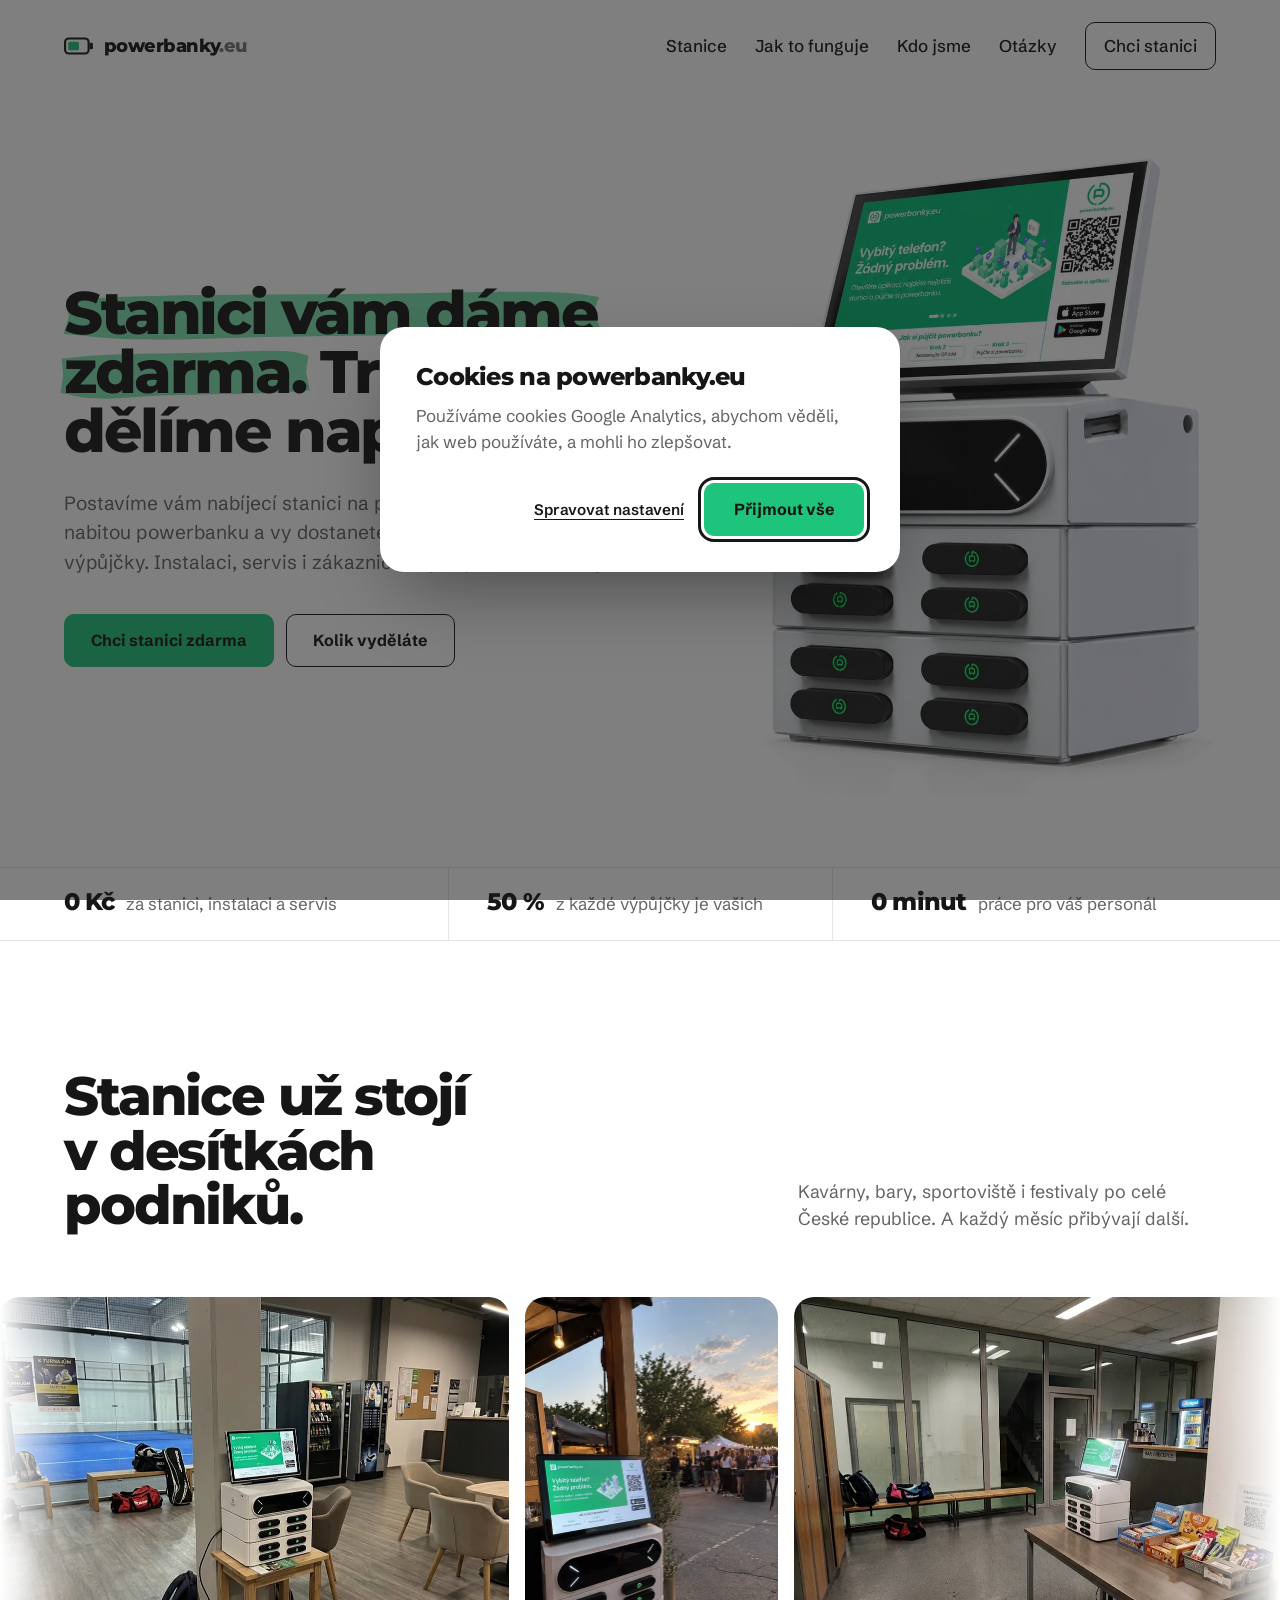
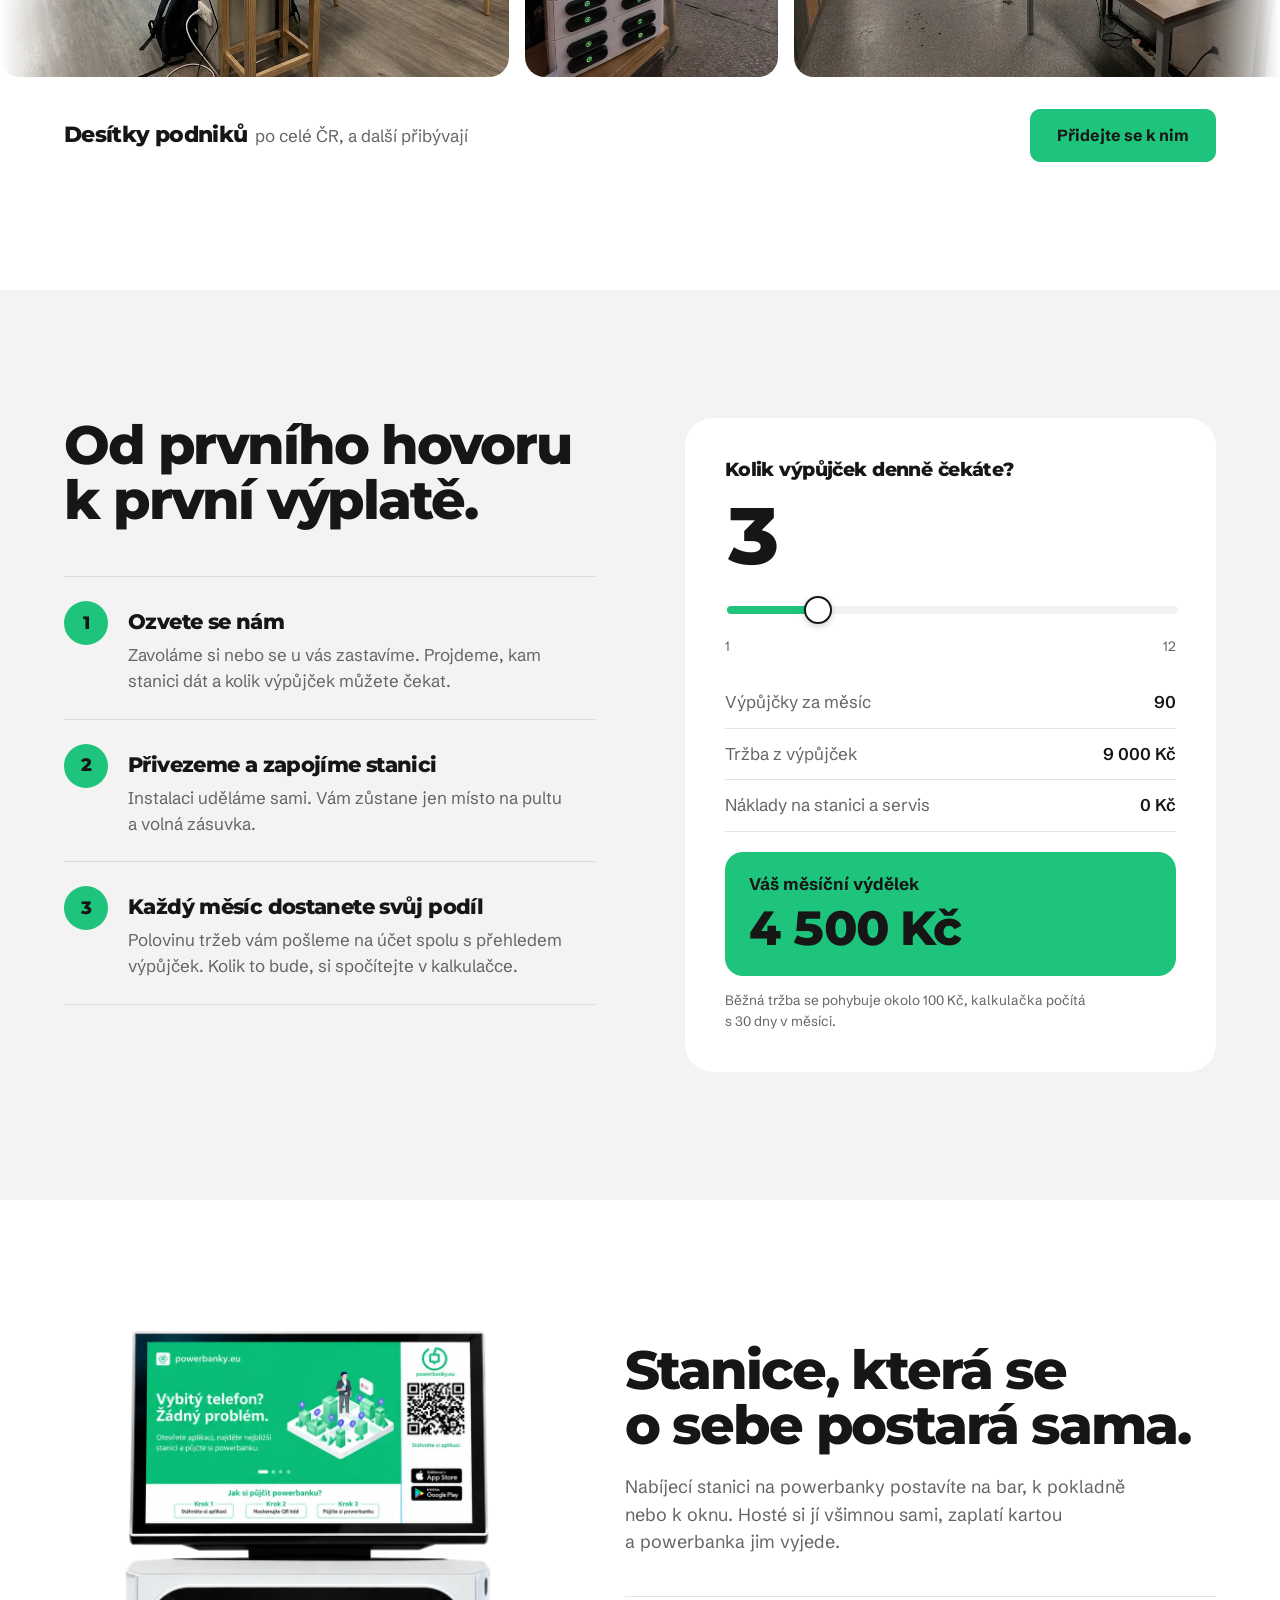
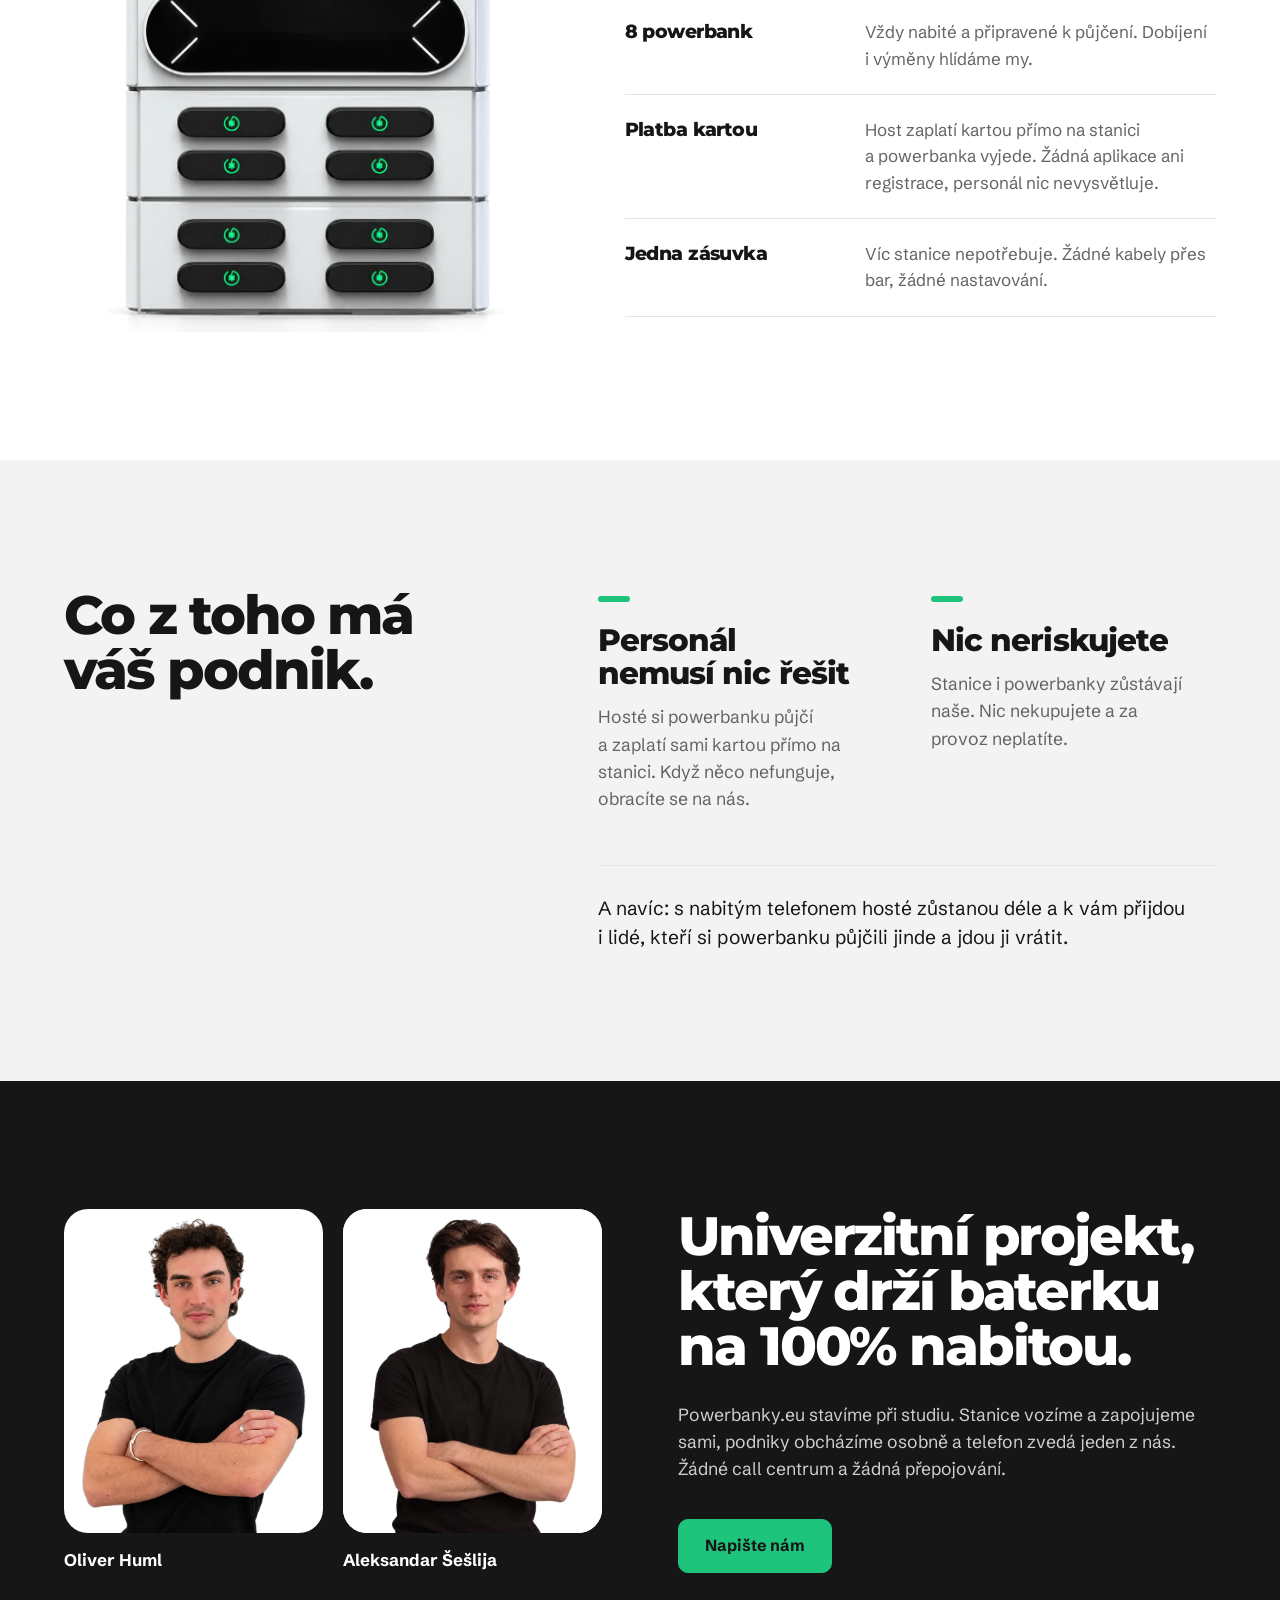
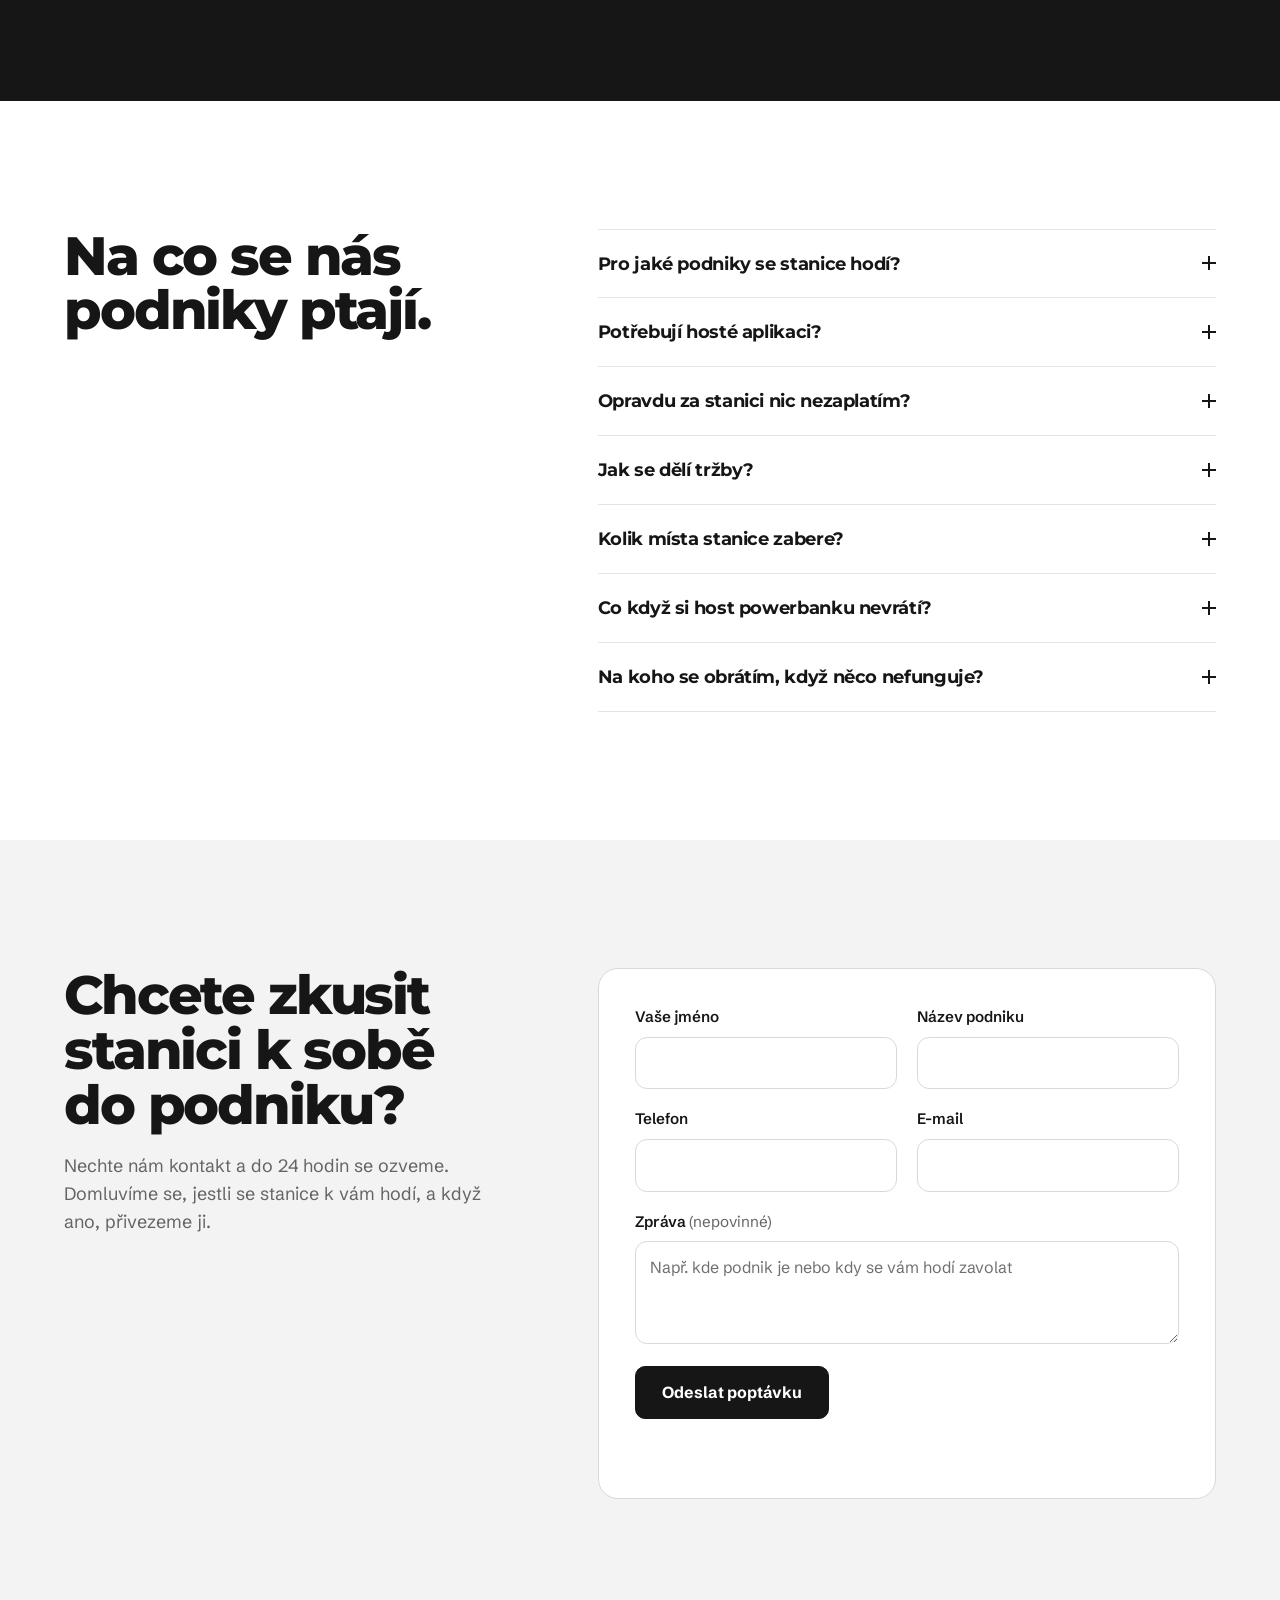
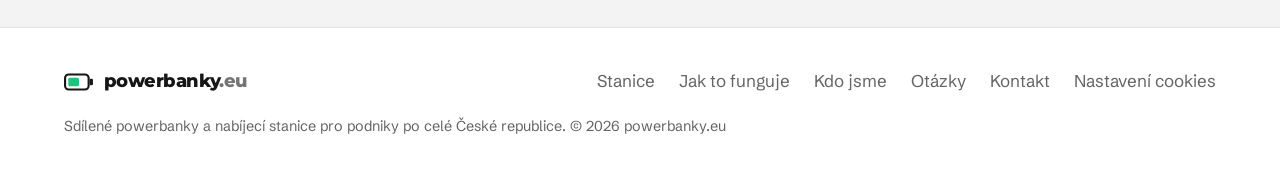
<file: index.html>
<!doctype html>
<html lang="cs">
<head>
  <!-- Google tag (gtag.js) -->
  <script async src="https://www.googletagmanager.com/gtag/js?id=G-C74QYE07C7"></script>
  <script>
    window.dataLayer = window.dataLayer || [];
    function gtag(){dataLayer.push(arguments);}
    // Consent Mode v2: nothing is stored until the visitor agrees (cookie lišta in script.js)
    gtag('consent', 'default', { analytics_storage: 'denied', ad_storage: 'denied', ad_user_data: 'denied', ad_personalization: 'denied', wait_for_update: 500 });
    try {
      var c = JSON.parse(localStorage.getItem('pb-consent') || 'null');
      if (c && c.analytics === true && Date.now() - c.t < 182 * 864e5) gtag('consent', 'update', { analytics_storage: 'granted' });
    } catch (e) {}
    gtag('js', new Date());

    gtag('config', 'G-C74QYE07C7');
  </script>
  <meta charset="utf-8">
  <meta name="viewport" content="width=device-width, initial-scale=1">
  <title>Nabíjecí stanice na powerbanky pro podniky zdarma | powerbanky.eu</title>
  <meta name="description" content="Nabíjecí stanici na powerbanky pro kavárnu, restauraci nebo bar dostanete zdarma. Hosté si půjčují nabité powerbanky a polovina tržeb je vaše.">
  <link rel="canonical" href="https://www.powerbanky.eu/">
  <meta name="robots" content="noindex, nofollow">
  <meta name="theme-color" content="#ffffff">
  <meta property="og:type" content="website">
  <meta property="og:locale" content="cs_CZ">
  <meta property="og:site_name" content="powerbanky.eu">
  <meta property="og:url" content="https://www.powerbanky.eu/">
  <meta property="og:title" content="Stanici vám dáme zdarma. Tržby dělíme napůl. | powerbanky.eu">
  <meta property="og:description" content="Nabíjecí stanice na sdílené powerbanky pro kavárny, restaurace a bary. Bez nákladů, polovina z každé výpůjčky pro podnik.">
  <meta property="og:image" content="https://www.powerbanky.eu/assets/img/og-image.jpg">
  <meta property="og:image:width" content="1200">
  <meta property="og:image:height" content="630">
  <meta property="og:image:alt" content="Nabíjecí stanice powerbanky.eu a nápis: Stanici vám dáme zdarma. Tržby dělíme napůl.">
  <meta name="twitter:card" content="summary_large_image">
  <link rel="apple-touch-icon" href="assets/apple-touch-icon.png">
  <script type="application/ld+json">
{
 "@context": "https://schema.org",
 "@graph": [
  {
   "@type": "Organization",
   "@id": "https://www.powerbanky.eu/#org",
   "name": "powerbanky.eu",
   "url": "https://www.powerbanky.eu/",
   "logo": {
    "@type": "ImageObject",
    "url": "https://www.powerbanky.eu/assets/img/logo-ctverec.png",
    "width": 512,
    "height": 512
   },
   "image": "https://www.powerbanky.eu/assets/img/og-image.jpg",
   "description": "Nabíjecí stanice se sdílenými powerbankami pro kavárny, restaurace, bary a další podniky. Stanice je pro podnik zdarma, tržby se dělí napůl.",
   "areaServed": {
    "@type": "Country",
    "name": "Česká republika"
   },
   "founder": [
    {
     "@type": "Person",
     "name": "Oliver Huml"
    },
    {
     "@type": "Person",
     "name": "Aleksandar Šešlija"
    }
   ]
  },
  {
   "@type": "WebSite",
   "@id": "https://www.powerbanky.eu/#web",
   "url": "https://www.powerbanky.eu/",
   "name": "powerbanky.eu",
   "inLanguage": "cs-CZ",
   "publisher": {
    "@id": "https://www.powerbanky.eu/#org"
   }
  },
  {
   "@type": "Service",
   "name": "Nabíjecí stanice na powerbanky pro podniky",
   "serviceType": "Pronájem nabíjecích stanic na sdílené powerbanky",
   "provider": {
    "@id": "https://www.powerbanky.eu/#org"
   },
   "areaServed": {
    "@type": "Country",
    "name": "Česká republika"
   },
   "audience": {
    "@type": "BusinessAudience",
    "name": "Kavárny, restaurace, bary, sportoviště a festivaly"
   },
   "description": "Stanici, instalaci i servis dostane podnik zdarma. Z každé výpůjčky powerbanky připadá podniku polovina tržby.",
   "offers": {
    "@type": "Offer",
    "price": "0",
    "priceCurrency": "CZK",
    "description": "Stanice, instalace a servis zdarma; tržby 50/50."
   }
  },
  {
   "@type": "FAQPage",
   "mainEntity": [
    {
     "@type": "Question",
     "name": "Pro jaké podniky se stanice hodí?",
     "acceptedAnswer": {
      "@type": "Answer",
      "text": "Pro všechna místa, kde lidé tráví čas: kavárny, restaurace, bary a kluby, fitness centra a sportoviště, coworkingy i festivaly a akce. Stačí místo na pultu a jedna zásuvka."
     }
    },
    {
     "@type": "Question",
     "name": "Potřebují hosté aplikaci?",
     "acceptedAnswer": {
      "@type": "Answer",
      "text": "Ne. Host zaplatí kartou přímo na stanici a powerbanka mu vyjede. Stanice mu na kartě sama zablokuje zálohu, kterou po vrácení powerbanky automaticky uvolní."
     }
    },
    {
     "@type": "Question",
     "name": "Opravdu za stanici nic nezaplatím?",
     "acceptedAnswer": {
      "@type": "Answer",
      "text": "Opravdu. Stanici, instalaci, servis i výměnu powerbank hradíme my. Vy poskytnete místo a zásuvku."
     }
    },
    {
     "@type": "Question",
     "name": "Jak se dělí tržby?",
     "acceptedAnswer": {
      "@type": "Answer",
      "text": "Z každé výpůjčky je polovina vaše. Průměrná výpůjčka přinese kolem 100 Kč, tedy zhruba 50 Kč pro vás. Peníze posíláme jednou měsíčně spolu s přehledem."
     }
    },
    {
     "@type": "Question",
     "name": "Kolik místa stanice zabere?",
     "acceptedAnswer": {
      "@type": "Answer",
      "text": "Vejde se na pult nebo bar a potřebuje jen jednu běžnou zásuvku. Přesné rozměry vám rádi pošleme nebo ukážeme stanici naživo."
     }
    },
    {
     "@type": "Question",
     "name": "Co když si host powerbanku nevrátí?",
     "acceptedAnswer": {
      "@type": "Answer",
      "text": "To je naše starost. Zálohy se uživatelům na kartě blokují a vrací automaticky. Vás to nic nestojí."
     }
    },
    {
     "@type": "Question",
     "name": "Na koho se obrátím, když něco nefunguje?",
     "acceptedAnswer": {
      "@type": "Answer",
      "text": "Na e-mail info@powerbanky.eu. Většinu věcí lze vyřešit na dálku, pokud ne, přijedeme."
     }
    }
   ]
  }
 ]
}
  </script>
  <link rel="preconnect" href="https://fonts.googleapis.com">
  <link rel="preconnect" href="https://fonts.gstatic.com" crossorigin>
  <link href="https://fonts.googleapis.com/css2?family=Montserrat:wght@700;800&family=Schibsted+Grotesk:wght@400;500;600;700&display=swap" rel="stylesheet">
  <link rel="stylesheet" href="styles.css">
  <script>document.documentElement.classList.add('js')</script>
  <style>
    /* Preloader: inline so it paints before styles.css loads. Pure CSS: battery fills (≈0.6 s), then the screen fades out; gone by 1 s. */
    .preloader { position: fixed; inset: 0; z-index: 100; display: grid; place-items: center; background: #fff; animation: preloader-out .32s ease-out .66s forwards; }
    .preloader svg { width: 96px; height: 168px; color: #161616; animation: battery-out .32s ease-out .66s forwards; }
    .preloader-fill { fill: #1FC47C; transform-box: fill-box; transform-origin: center bottom; transform: scaleY(0); animation: battery-fill .58s cubic-bezier(.45,0,.2,1) .04s forwards; }
    @keyframes battery-fill { to { transform: scaleY(1); } }
    @keyframes battery-out { to { transform: scale(.94); } }
    @keyframes preloader-out { to { opacity: 0; visibility: hidden; } }
    @media (prefers-reduced-motion: reduce) { .preloader { display: none; } }
  </style>
  <link rel="icon" href="assets/favicon.svg" type="image/svg+xml">
</head>
<body>
  <div class="preloader" aria-hidden="true">
    <svg viewBox="0 0 16 28"><rect x="5.5" y=".6" width="5" height="2.4" rx=".8" fill="currentColor"/><rect x="1.35" y="3.35" width="13.3" height="23.8" rx="3" fill="none" stroke="currentColor" stroke-width=".85"/><rect class="preloader-fill" x="3.1" y="5.1" width="9.8" height="20.3" rx="1.6"/></svg>
  </div>
  <a class="skip" href="#obsah">Přeskočit na obsah</a>

  <header class="site-header">
    <div class="wrap nav">
      <a class="logo" href="#" aria-label="powerbanky.eu – úvod">
        <svg viewBox="0 0 28 16" aria-hidden="true"><rect x="1" y="1" width="22" height="14" rx="3.5" fill="none" stroke="currentColor" stroke-width="2"/><rect x="24" y="5" width="3" height="6" rx="1.2" fill="currentColor"/><rect x="4" y="4" width="10" height="8" rx="1.5" fill="#1FC47C"/></svg>
        <span>powerbanky<span class="logo-tld">.eu</span></span>
      </a>
      <nav class="nav-links" aria-label="Hlavní navigace">
        <a href="#stanice">Stanice</a>
        <a href="#jak">Jak to funguje</a>
        <a href="#kdo-jsme">Kdo jsme</a>
        <a href="#otazky">Otázky</a>
        <a class="nav-cta" href="#kontakt">Chci stanici</a>
      </nav>
    </div>
  </header>

  <main id="obsah">

    <!-- Hero -->
    <section class="hero">
      <div class="wrap hero-grid">
        <div class="hero-copy">
          <h1><span class="marker">Stanici vám dáme zdarma.</span> Tržby dělíme napůl.</h1>
          <p class="lead lead--long">Postavíme vám nabíjecí stanici na powerbanky. Hosté si půjčí nabitou powerbanku a&nbsp;vy dostanete polovinu z&nbsp;každé výpůjčky. Instalaci, servis i&nbsp;zákaznickou podporu řešíme my.</p>
          <p class="lead lead--short">Provozujeme sdílené powerbanky pro kavárny, restaurace a&nbsp;bary.</p>
          <div class="actions">
            <a class="btn btn--green" href="#kontakt">Chci stanici zdarma</a>
            <a class="btn btn--ghost" href="#jak">Kolik vyděláte</a>
          </div>
        </div>

        <figure class="hero-photo">
          <img src="assets/img/stanice-z-boku.webp" alt="Nabíjecí stanice na powerbanky od powerbanky.eu s displejem a osmi powerbankami" width="820" height="1165" fetchpriority="high">
        </figure>
      </div>

      <ul class="wrap facts" data-impeccable-ignore="cramped-padding">
        <li><b>0 Kč</b><span>za stanici, instalaci a&nbsp;servis</span></li>
        <li><b>50 %</b><span>z&nbsp;každé výpůjčky je vašich</span></li>
        <li><b>0 minut</b><span>práce pro váš personál</span></li>
      </ul>
    </section>

    <!-- Místa -->
    <section class="places" id="mista">
      <div class="wrap places-head">
        <h2>Stanice už stojí v&nbsp;desítkách podniků.</h2>
        <p class="section-lead">Kavárny, bary, sportoviště i&nbsp;festivaly po celé České republice. A&nbsp;každý měsíc přibývají další.</p>
      </div>
      <div class="marquee" aria-label="Ukázky podniků se stanicí powerbanky.eu">
        <div class="marquee-track">
          <ul class="marquee-list">
            <li class="place"><img src="assets/img/mista/04-padel.webp" alt="Stanice u padelových kurtů vedle automatů" width="1017" height="760" loading="lazy" decoding="async"></li>
            <li class="place"><img src="assets/img/mista/03-festival.webp" alt="Stanice ve stánku na večerním street food festivalu" width="507" height="760" loading="lazy" decoding="async"></li>
            <li class="place"><img src="assets/img/mista/02-fitness.webp" alt="Stanice v recepci sportovního centra" width="1017" height="760" loading="lazy" decoding="async"></li>
            <li class="place"><img src="assets/img/mista/01-kavarna.webp" alt="Stanice na baru kavárny vedle kávovaru" width="609" height="760" loading="lazy" decoding="async"></li>
          </ul>
          <ul class="marquee-list" aria-hidden="true">
            <li class="place"><img src="assets/img/mista/04-padel.webp" alt="" width="1017" height="760" loading="lazy" decoding="async"></li>
            <li class="place"><img src="assets/img/mista/03-festival.webp" alt="" width="507" height="760" loading="lazy" decoding="async"></li>
            <li class="place"><img src="assets/img/mista/02-fitness.webp" alt="" width="1017" height="760" loading="lazy" decoding="async"></li>
            <li class="place"><img src="assets/img/mista/01-kavarna.webp" alt="" width="609" height="760" loading="lazy" decoding="async"></li>
          </ul>
          <ul class="marquee-list" aria-hidden="true">
            <li class="place"><img src="assets/img/mista/04-padel.webp" alt="" width="1017" height="760" loading="lazy" decoding="async"></li>
            <li class="place"><img src="assets/img/mista/03-festival.webp" alt="" width="507" height="760" loading="lazy" decoding="async"></li>
            <li class="place"><img src="assets/img/mista/02-fitness.webp" alt="" width="1017" height="760" loading="lazy" decoding="async"></li>
            <li class="place"><img src="assets/img/mista/01-kavarna.webp" alt="" width="609" height="760" loading="lazy" decoding="async"></li>
          </ul>
        </div>
      </div>
      <div class="wrap places-foot">
        <p><b>Desítky podniků</b> po celé ČR, a&nbsp;další přibývají</p>
        <a class="btn btn--green" href="#kontakt">Přidejte se k&nbsp;nim</a>
      </div>
    </section>

    <!-- Jak to funguje -->
    <section class="how" id="jak">
      <div class="wrap how-grid">
        <div class="how-copy">
          <h2>Od prvního hovoru k&nbsp;první výplatě.</h2>
          <ol class="steps">
            <li>
              <span class="step-n" aria-hidden="true">1</span>
              <div>
                <h3>Ozvete se nám</h3>
                <p>Zavoláme si nebo se u&nbsp;vás zastavíme. Projdeme, kam stanici dát a&nbsp;kolik výpůjček můžete čekat.</p>
              </div>
            </li>
            <li>
              <span class="step-n" aria-hidden="true">2</span>
              <div>
                <h3>Přivezeme a&nbsp;zapojíme stanici</h3>
                <p>Instalaci uděláme sami. Vám zůstane jen místo na pultu a&nbsp;volná zásuvka.</p>
              </div>
            </li>
            <li>
              <span class="step-n" aria-hidden="true">3</span>
              <div>
                <h3>Každý měsíc dostanete svůj podíl</h3>
                <p>Polovinu tržeb vám pošleme na účet spolu s&nbsp;přehledem výpůjček. Kolik to bude, si spočítejte v&nbsp;kalkulačce.</p>
              </div>
            </li>
          </ol>
        </div>

        <div class="calc" role="group" aria-labelledby="calc-title">
          <h3 id="calc-title">Kolik výpůjček denně čekáte?</h3>
          <div class="calc-input">
            <output id="calc-n" for="calc-range">3</output>
            <input type="range" id="calc-range" min="1" max="12" step="1" value="3" aria-labelledby="calc-title" aria-describedby="calc-note">
            <div class="calc-scale" aria-hidden="true"><span>1</span><span>12</span></div>
          </div>
          <dl class="rows">
            <div><dt>Výpůjčky za měsíc</dt><dd id="calc-rent">90</dd></div>
            <div><dt>Tržba z&nbsp;výpůjček</dt><dd id="calc-rev">9 000 Kč</dd></div>
            <div><dt>Náklady na stanici a&nbsp;servis</dt><dd>0 Kč</dd></div>
          </dl>
          <div class="calc-result">
            <span>Váš měsíční výdělek</span>
            <strong id="calc-share">4 500 Kč</strong>
          </div>
          <p class="note" id="calc-note">Běžná tržba se pohybuje okolo 100&nbsp;Kč, kalkulačka počítá s&nbsp;30&nbsp;dny v&nbsp;měsíci.</p>
        </div>
      </div>
    </section>

    <!-- Stanice -->
    <section class="station" id="stanice">
      <div class="wrap station-grid">
        <figure class="station-photo">
          <img src="assets/img/stanice-zepredu.webp" alt="Stanice zepředu: displej nahoře, osm powerbank pod ním" width="820" height="1238" loading="lazy">
        </figure>
        <div class="station-copy">
          <h2>Stanice, která se o&nbsp;sebe postará sama.</h2>
          <p class="section-lead">Nabíjecí stanici na powerbanky postavíte na bar, k&nbsp;pokladně nebo k&nbsp;oknu. Hosté si jí všimnou sami, zaplatí kartou a&nbsp;powerbanka jim vyjede.</p>
          <dl class="specs">
            <div><dt>8 powerbank</dt><dd>Vždy nabité a&nbsp;připravené k&nbsp;půjčení. Dobíjení i&nbsp;výměny hlídáme my.</dd></div>
            <div><dt>Platba kartou</dt><dd>Host zaplatí kartou přímo na stanici a&nbsp;powerbanka vyjede. Žádná aplikace ani registrace, personál nic nevysvětluje.</dd></div>
            <div><dt>Jedna zásuvka</dt><dd>Víc stanice nepotřebuje. Žádné kabely přes bar, žádné nastavování.</dd></div>
          </dl>
        </div>
      </div>
    </section>

    <!-- Proč -->
    <section class="why">
      <div class="wrap why-grid">
        <div class="why-head">
          <h2>Co z&nbsp;toho má váš podnik.</h2>
        </div>
        <div class="why-body">
          <ul class="why-list">
            <li>
              <h3>Personál nemusí nic řešit</h3>
              <p>Hosté si powerbanku půjčí a&nbsp;zaplatí sami kartou přímo na stanici. Když něco nefunguje, obracíte se na nás.</p>
            </li>
            <li>
              <h3>Nic neriskujete</h3>
              <p>Stanice i&nbsp;powerbanky zůstávají naše. Nic nekupujete a&nbsp;za provoz neplatíte.</p>
            </li>
          </ul>
          <p class="why-more">A&nbsp;navíc: s&nbsp;nabitým telefonem hosté zůstanou déle a&nbsp;k&nbsp;vám přijdou i&nbsp;lidé, kteří si powerbanku půjčili jinde a&nbsp;jdou ji vrátit.</p>
        </div>
      </div>
    </section>

    <!-- Kdo jsme -->
    <section class="team" id="kdo-jsme">
      <div class="wrap team-grid">
        <ul class="team-people">
          <li>
            <figure class="team-photo"><img src="assets/img/oliver-team.webp" alt="Oliver Huml" width="760" height="1076" loading="lazy"></figure>
            <p><strong>Oliver Huml</strong></p>
          </li>
          <li>
            <figure class="team-photo"><img src="assets/img/aleksandar.webp" alt="Aleksandar Šešlija" width="760" height="884" loading="lazy"></figure>
            <p><strong>Aleksandar Šešlija</strong></p>
          </li>
        </ul>
        <div class="team-copy">
          <h2>Univerzitní projekt, který drží baterku na 100% nabitou.</h2>
          <p>Powerbanky.eu stavíme při studiu. Stanice vozíme a&nbsp;zapojujeme sami, podniky obcházíme osobně a&nbsp;telefon zvedá jeden z&nbsp;nás. Žádné call centrum a&nbsp;žádná přepojování.</p>
          <a class="btn btn--green" href="#kontakt">Napište nám</a>
        </div>
      </div>
    </section>

    <!-- FAQ -->
    <section class="faq" id="otazky">
      <div class="wrap faq-grid">
        <h2>Na co se nás podniky ptají.</h2>
        <div class="faq-list">
          <details>
            <summary>Pro jaké podniky se stanice hodí?</summary>
            <p>Pro všechna místa, kde lidé tráví čas: kavárny, restaurace, bary a&nbsp;kluby, fitness centra a&nbsp;sportoviště, coworkingy i&nbsp;festivaly a&nbsp;akce. Stačí místo na pultu a&nbsp;jedna zásuvka.</p>
          </details>
          <details>
            <summary>Potřebují hosté aplikaci?</summary>
            <p>Ne. Host zaplatí kartou přímo na stanici a&nbsp;powerbanka mu vyjede. Stanice mu na kartě sama zablokuje zálohu, kterou po vrácení powerbanky automaticky uvolní.</p>
          </details>
          <details>
            <summary>Opravdu za stanici nic nezaplatím?</summary>
            <p>Opravdu. Stanici, instalaci, servis i&nbsp;výměnu powerbank hradíme my. Vy poskytnete místo a&nbsp;zásuvku.</p>
          </details>
          <details>
            <summary>Jak se dělí tržby?</summary>
            <p>Z&nbsp;každé výpůjčky je polovina vaše. Průměrná výpůjčka přinese kolem 100 Kč, tedy zhruba 50 Kč pro vás. Peníze posíláme jednou měsíčně spolu s&nbsp;přehledem.</p>
          </details>
          <details>
            <summary>Kolik místa stanice zabere?</summary>
            <p>Vejde se na pult nebo bar a&nbsp;potřebuje jen jednu běžnou zásuvku. Přesné rozměry vám rádi pošleme nebo ukážeme stanici naživo.</p>
          </details>
          <details>
            <summary>Co když si host powerbanku nevrátí?</summary>
            <p>To je naše starost. Zálohy se uživatelům na kartě blokují a&nbsp;vrací automaticky. Vás to nic nestojí.</p>
          </details>
          <details>
            <summary>Na koho se obrátím, když něco nefunguje?</summary>
            <p>Na e-mail <a href="mailto:info@powerbanky.eu">info@powerbanky.eu</a>. Většinu věcí lze vyřešit na dálku, pokud ne, přijedeme.</p>
          </details>
        </div>
      </div>
    </section>

    <!-- Kontakt -->
    <section class="contact" id="kontakt">
      <div class="wrap contact-grid">
        <div class="contact-copy">
          <h2>Chcete zkusit stanici k&nbsp;sobě do podniku?</h2>
          <p class="section-lead">Nechte nám kontakt a&nbsp;do 24 hodin se ozveme. Domluvíme se, jestli se stanice k&nbsp;vám hodí, a&nbsp;když ano, přivezeme ji.</p>
        </div>
        <div class="contact-box">
        <form class="form" id="contact-form" novalidate>
          <div class="field">
            <label for="f-name">Vaše jméno</label>
            <input id="f-name" name="jmeno" autocomplete="name" required>
            <p class="error" id="e-name" hidden>Vyplňte, jak vám máme říkat.</p>
          </div>
          <div class="field">
            <label for="f-venue">Název podniku</label>
            <input id="f-venue" name="podnik" autocomplete="organization" required>
            <p class="error" id="e-venue" hidden>Vyplňte název podniku.</p>
          </div>
          <div class="field">
            <label for="f-phone">Telefon</label>
            <input id="f-phone" name="telefon" type="tel" autocomplete="tel" inputmode="tel">
          </div>
          <div class="field">
            <label for="f-email">E-mail</label>
            <input id="f-email" name="email" type="email" autocomplete="email">
          </div>
          <p class="error field--full" id="e-contact" hidden>Vyplňte telefon nebo e-mail, ať se vám můžeme ozvat.</p>
          <div class="field field--full">
            <label for="f-msg">Zpráva <span class="optional">(nepovinné)</span></label>
            <textarea id="f-msg" name="zprava" rows="3" placeholder="Např. kde podnik je nebo kdy se vám hodí zavolat"></textarea>
          </div>
          <div class="hp" aria-hidden="true">
            <label for="f-web">Nevyplňujte</label>
            <input id="f-web" name="web" tabindex="-1" autocomplete="off">
          </div>
          <button class="btn field--full" type="submit">Odeslat poptávku</button>
          <p class="form-status field--full" id="form-status" role="status" aria-live="polite"></p>
        </form>
        <div class="form-success" id="form-success" tabindex="-1" hidden>
          <svg class="check" viewBox="0 0 80 80" aria-hidden="true">
            <circle class="check-ring" cx="40" cy="40" r="36"/>
            <path class="check-tick" d="M25 41.5 L35.5 52 L56 30"/>
          </svg>
          <h3>Děkujeme, poptávka je u&nbsp;nás.</h3>
          <p class="form-success-lead">Ozveme se vám do 24 hodin a&nbsp;domluvíme se, jestli se stanice k&nbsp;vám hodí.</p>
          <ul class="form-success-usp">
            <li><b>0 Kč</b> za stanici, instalaci i&nbsp;servis</li>
            <li><b>50 %</b> z&nbsp;každé výpůjčky je vašich</li>
            <li><b>0 minut</b> práce pro váš personál</li>
          </ul>
          <button class="form-again" type="button" id="form-again">Odeslat další poptávku</button>
        </div>
        </div>
      </div>
    </section>

  </main>

  <footer class="site-footer">
    <div class="wrap footer-grid">
      <a class="logo" href="#">
        <svg viewBox="0 0 28 16" aria-hidden="true"><rect x="1" y="1" width="22" height="14" rx="3.5" fill="none" stroke="currentColor" stroke-width="2"/><rect x="24" y="5" width="3" height="6" rx="1.2" fill="currentColor"/><rect x="4" y="4" width="10" height="8" rx="1.5" fill="#1FC47C"/></svg>
        <span>powerbanky<span class="logo-tld">.eu</span></span>
      </a>
      <nav class="footer-links" aria-label="Patička">
        <a href="#stanice">Stanice</a>
        <a href="#jak">Jak to funguje</a>
        <a href="#kdo-jsme">Kdo jsme</a>
        <a href="#otazky">Otázky</a>
        <a href="#kontakt">Kontakt</a>
        <button class="footer-consent" type="button" id="consent-open">Nastavení cookies</button>
      </nav>
      <p class="footer-note">Sdílené powerbanky a&nbsp;nabíjecí stanice pro podniky po celé České republice. © 2026 powerbanky.eu</p>
    </div>
  </footer>

  <dialog class="consent" id="consent" aria-labelledby="consent-title">
    <div class="consent-main">
      <h2 id="consent-title">Cookies na powerbanky.eu</h2>
      <p>Používáme cookies Google Analytics, abychom věděli, jak web používáte, a&nbsp;mohli ho zlepšovat.</p>
      <div class="consent-actions">
        <button class="consent-link" type="button" data-consent="manage">Spravovat nastavení</button>
        <button class="btn btn--green" type="button" data-consent="allow">Přijmout vše</button>
      </div>
    </div>
    <form class="consent-settings" method="dialog" hidden>
      <h2>Nastavení cookies</h2>
      <ul class="consent-types">
        <li>
          <label class="switch"><input type="checkbox" checked disabled><span aria-hidden="true"></span></label>
          <div><strong>Nezbytné</strong><p>Potřebné pro fungování webu a&nbsp;uložení této volby. Nelze vypnout.</p></div>
        </li>
        <li>
          <label class="switch"><input type="checkbox" id="consent-analytics" checked><span aria-hidden="true"></span></label>
          <div><label for="consent-analytics"><strong>Analytické</strong></label><p>Google Analytics: anonymní statistiky návštěvnosti, které nám pomáhají web zlepšovat.</p></div>
        </li>
      </ul>
      <div class="consent-actions">
        <button class="btn btn--ghost" type="button" data-consent="save">Uložit nastavení</button>
        <button class="btn btn--green" type="button" data-consent="allow">Přijmout vše</button>
      </div>
    </form>
  </dialog>

  <script src="script.js"></script>
</body>
</html>
</file>
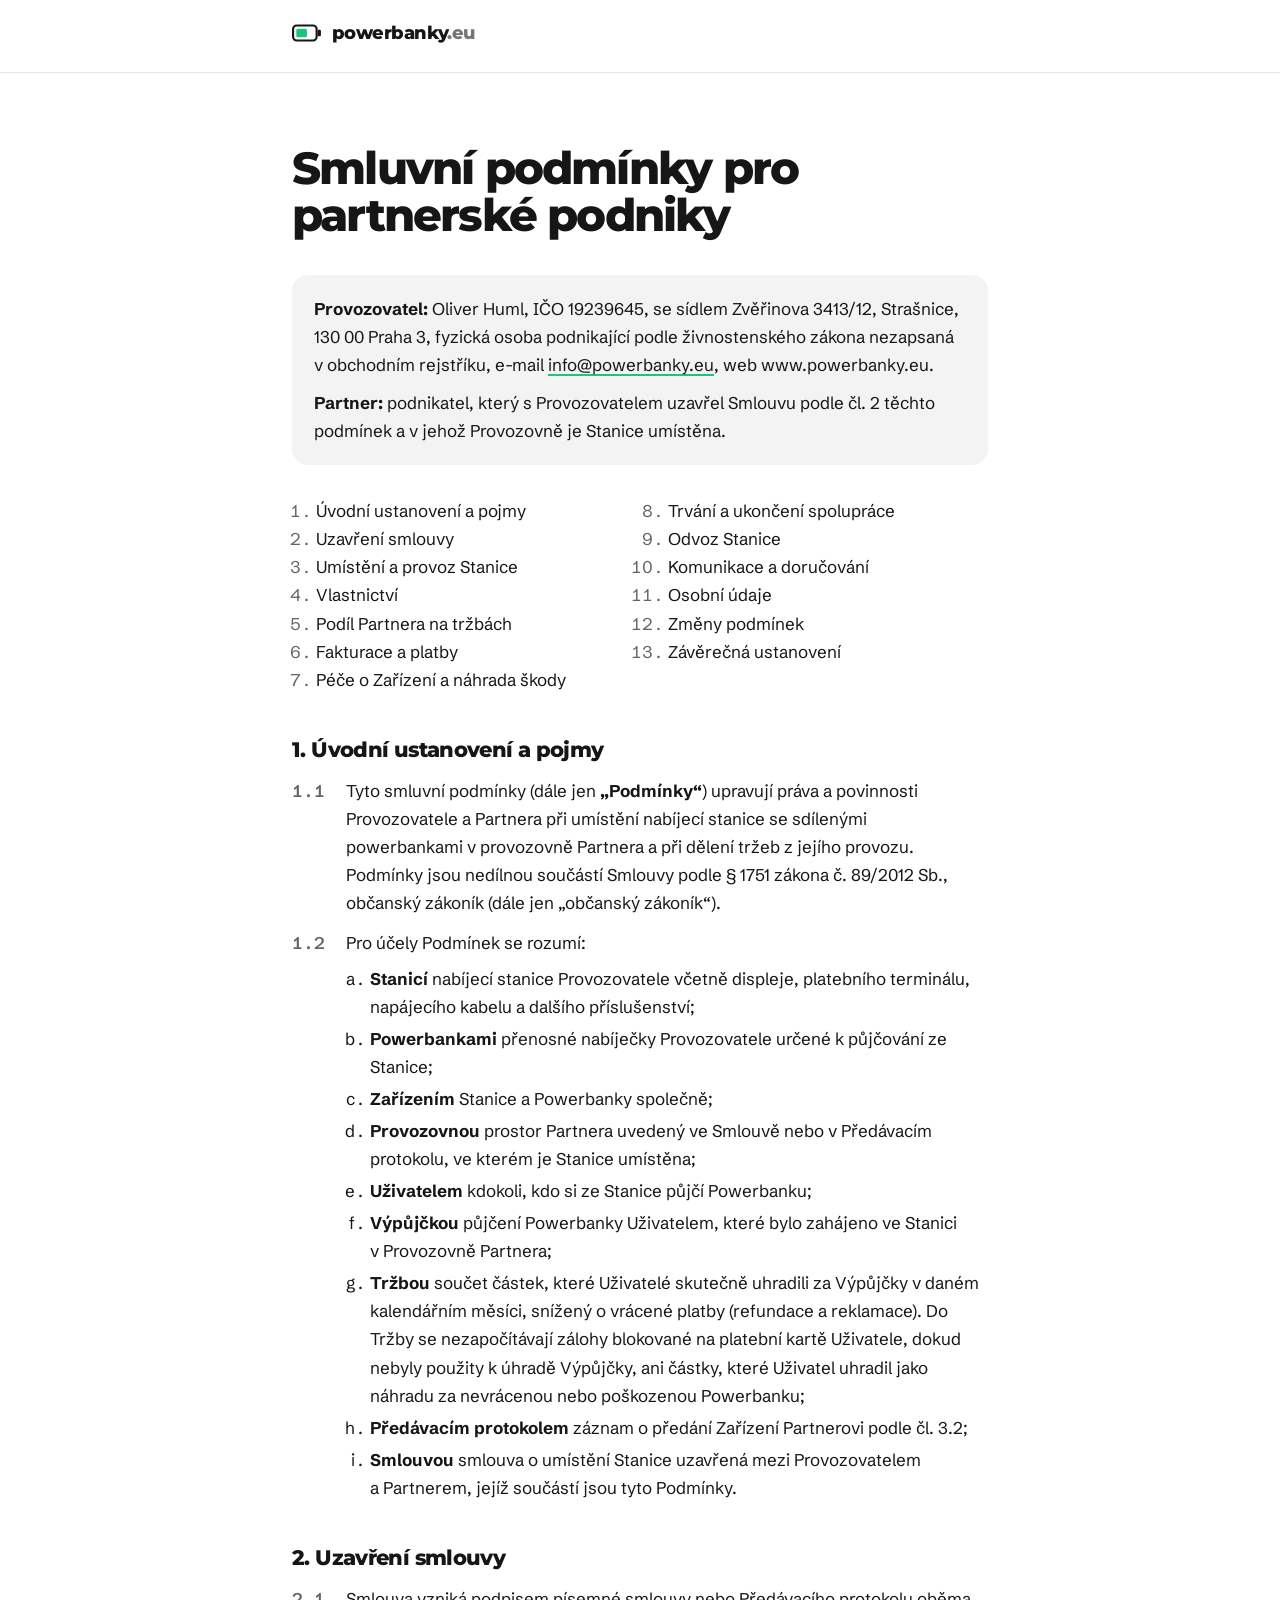
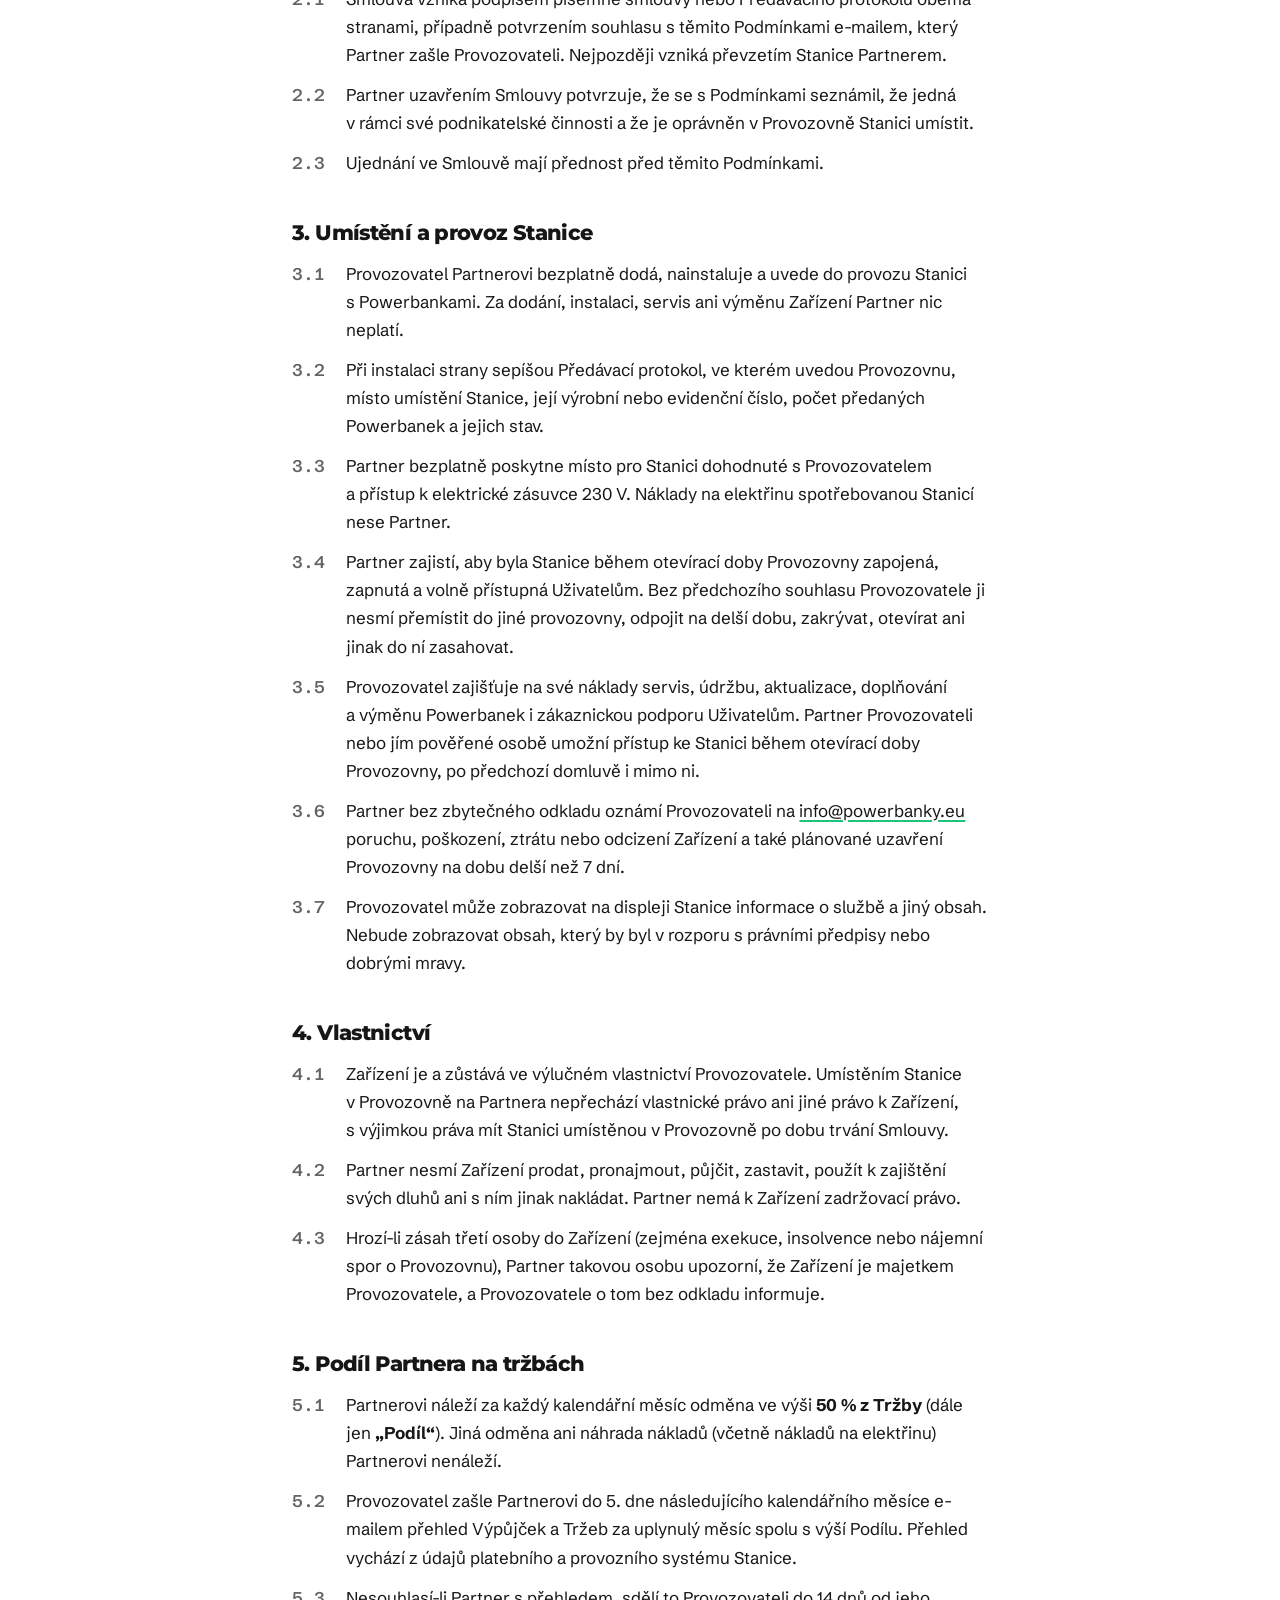
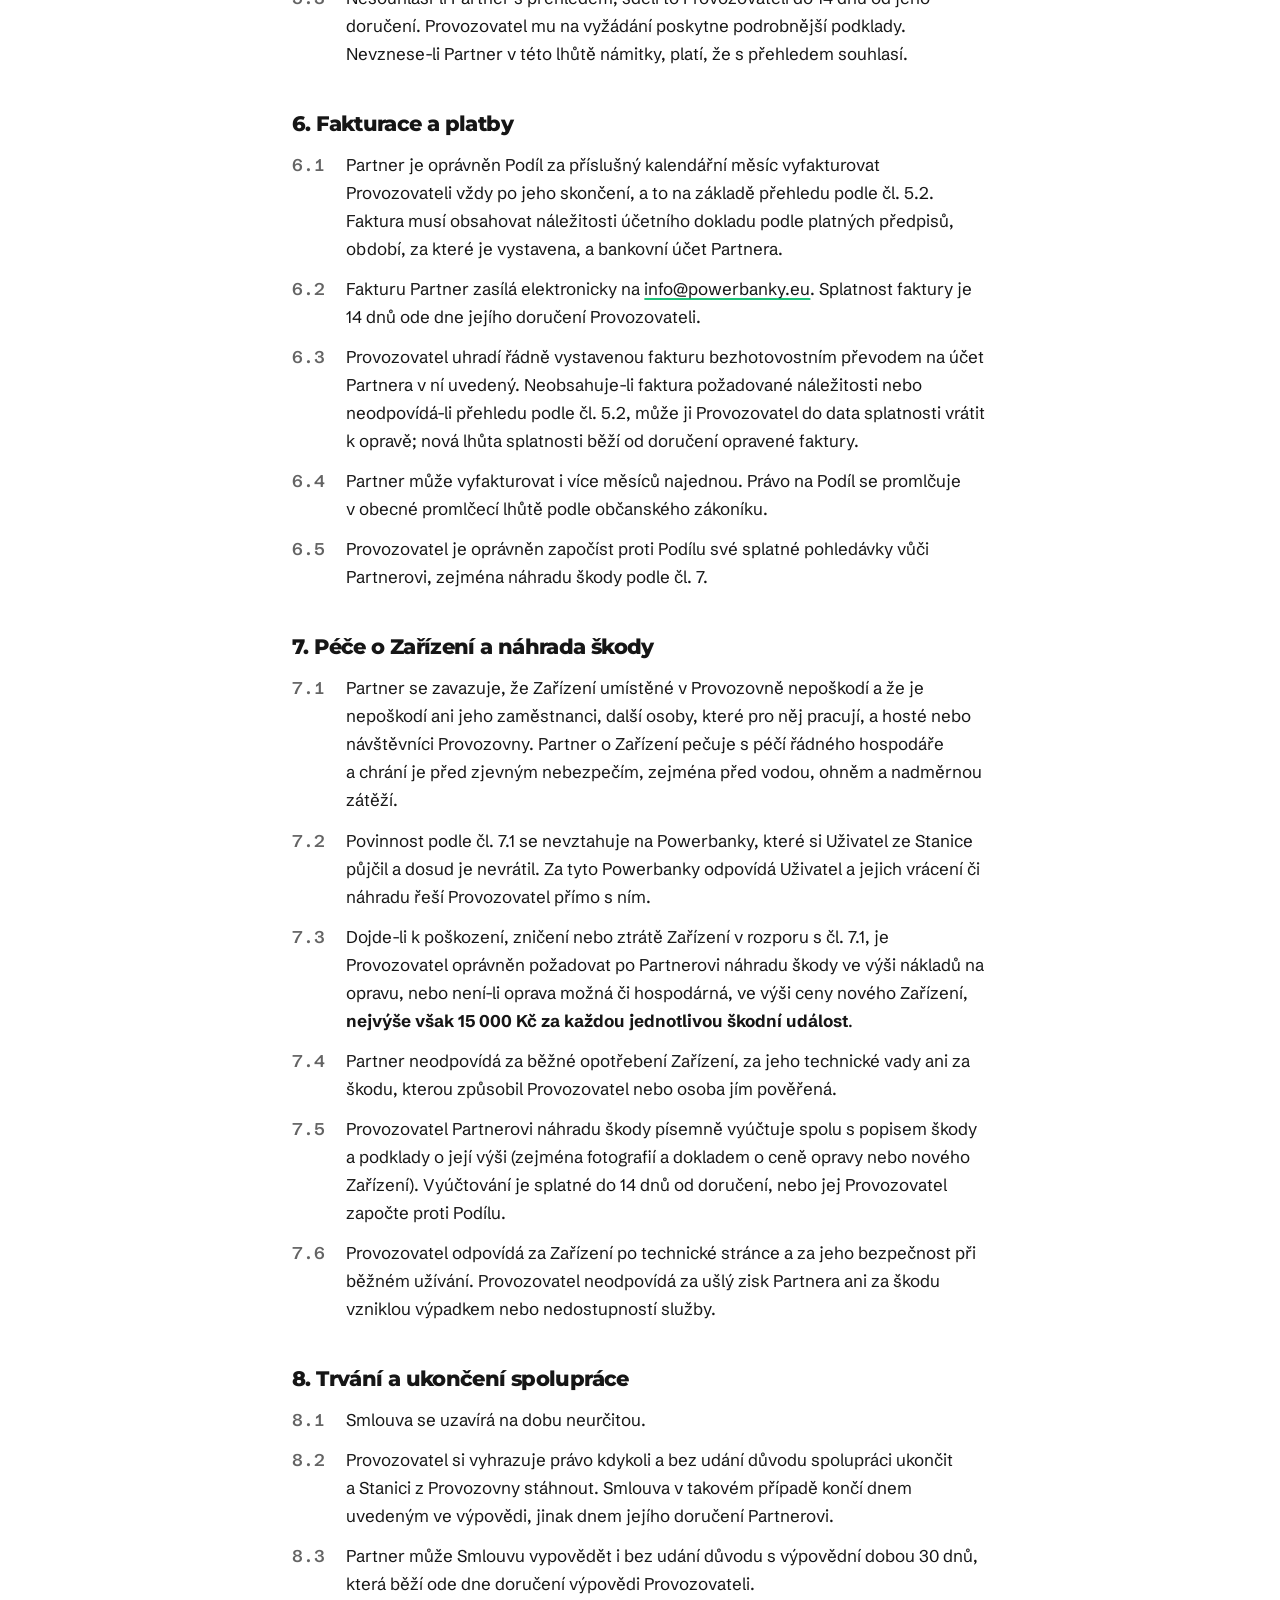
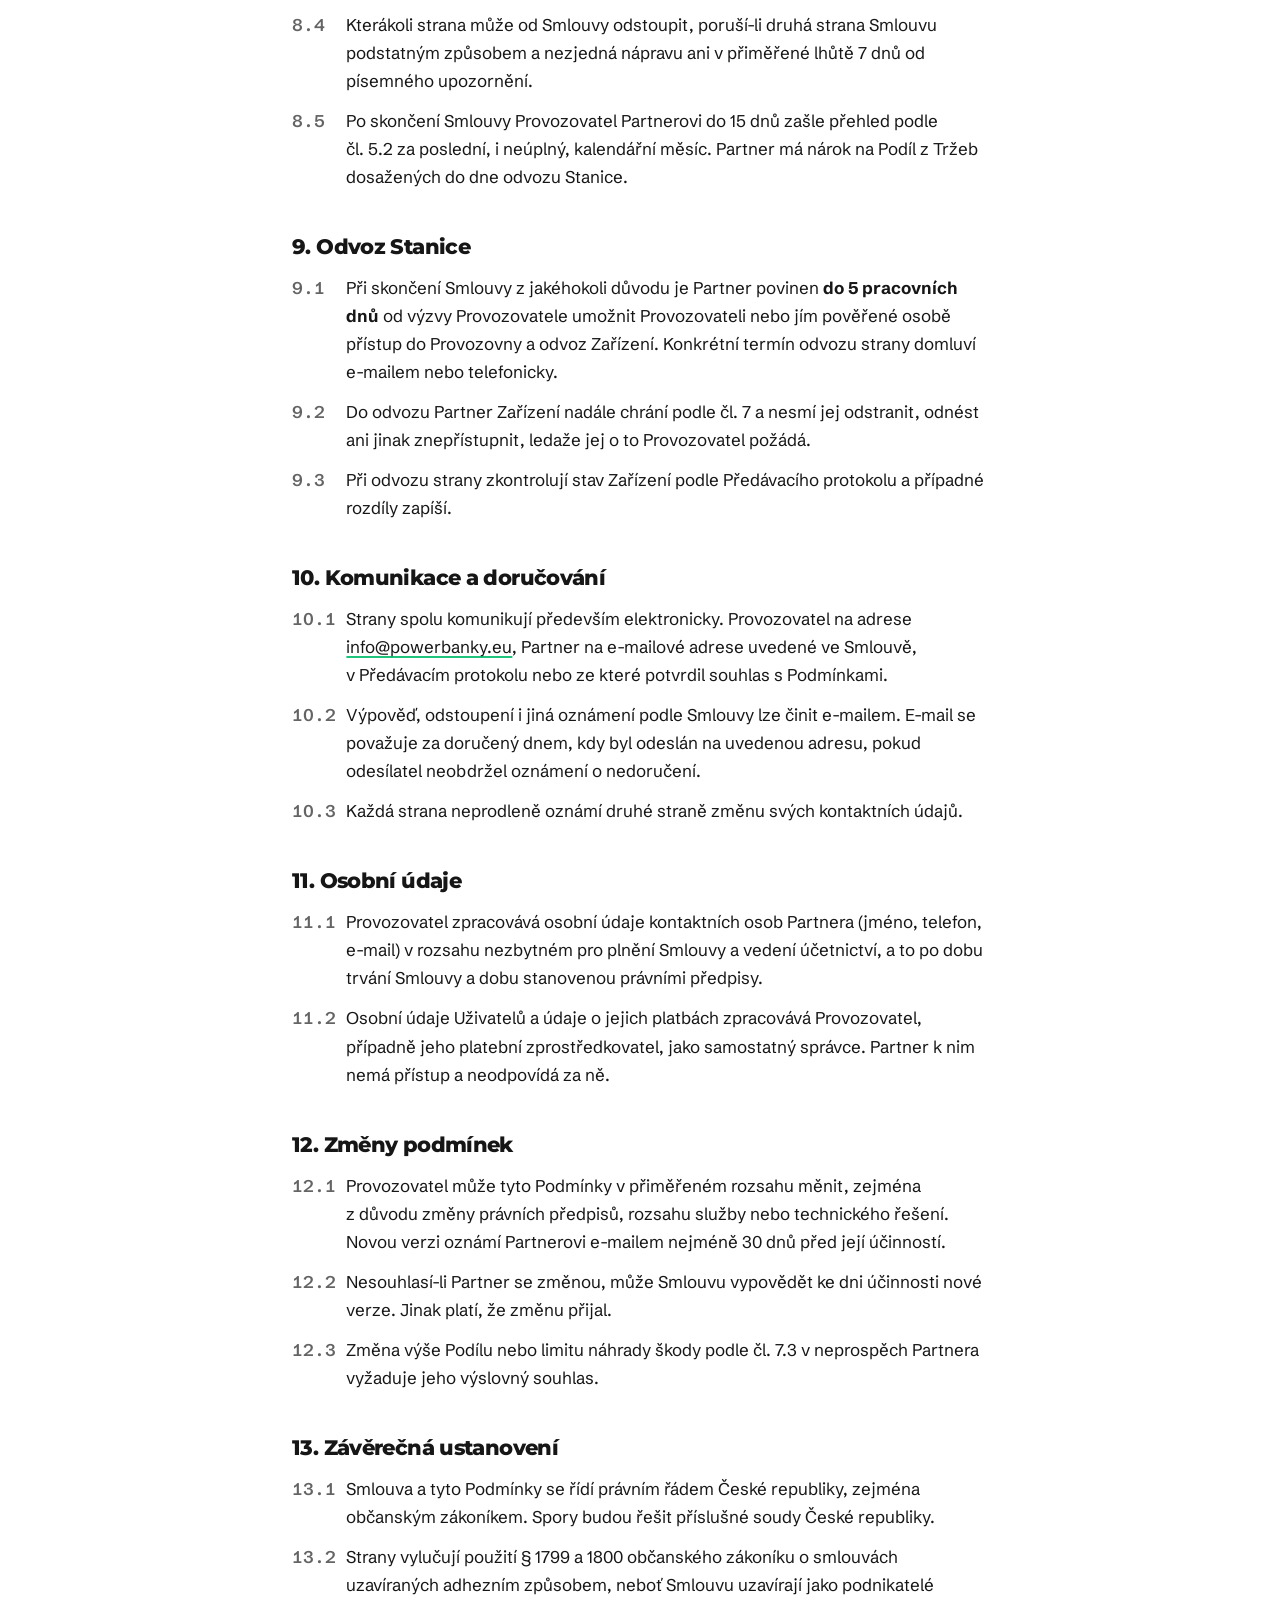
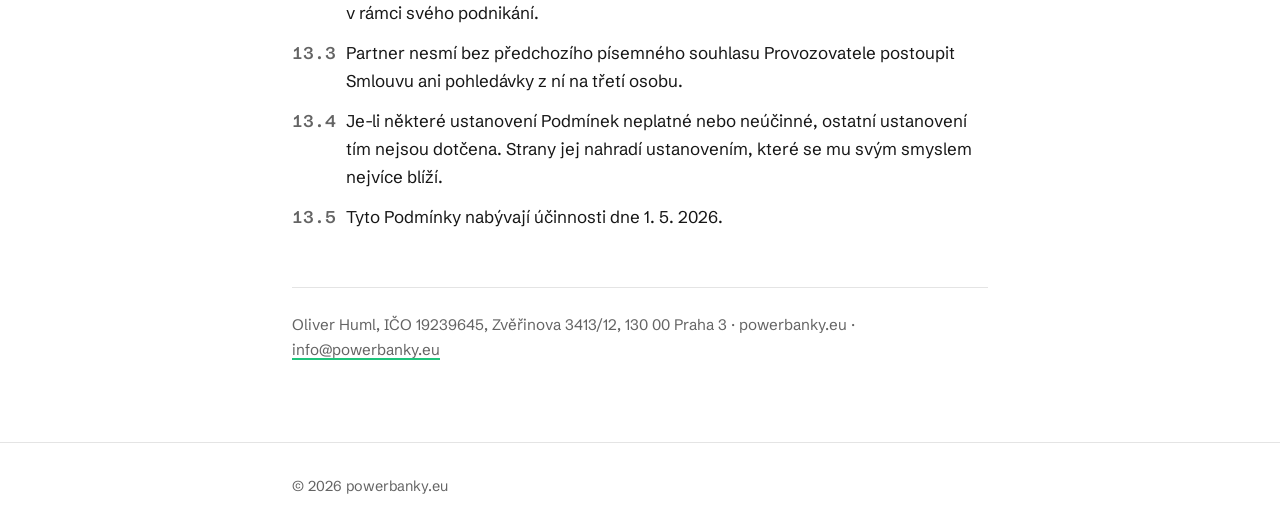
<file: smluvni-podminky/index.html>
<!doctype html>
<html lang="cs">
<head>
  <meta charset="utf-8">
  <meta name="viewport" content="width=device-width, initial-scale=1">
  <title>Smluvní podmínky pro partnerské podniky | powerbanky.eu</title>
  <meta name="robots" content="noindex, nofollow">
  <link rel="icon" href="../assets/favicon.svg" type="image/svg+xml">
  <link rel="preconnect" href="https://fonts.googleapis.com">
  <link rel="preconnect" href="https://fonts.gstatic.com" crossorigin>
  <link href="https://fonts.googleapis.com/css2?family=Montserrat:wght@700;800&family=Schibsted+Grotesk:wght@400;500;600;700&display=swap" rel="stylesheet">
  <style>
    :root { --green: #1FC47C; --ink: #161616; --muted: #646464; --line: #E4E4E4; --grey-soft: #F3F3F3; --tld: #757575; }
    *, *::before, *::after { box-sizing: border-box; }
    html { -webkit-text-size-adjust: 100%; scroll-padding-top: 16px; }
    body { margin: 0; background: #fff; color: var(--ink); font: 400 1.0625rem/1.65 "Schibsted Grotesk", system-ui, sans-serif; -webkit-font-smoothing: antialiased; }
    ::selection { background: var(--green); color: var(--ink); }
    a { color: inherit; text-decoration-color: var(--green); text-decoration-thickness: 2px; text-underline-offset: 3px; }
    :focus-visible { outline: 3px solid var(--ink); outline-offset: 3px; border-radius: 4px; }
    .wrap { max-width: 760px; margin: 0 auto; padding: 0 clamp(16px, 5vw, 32px); }
    header { padding-block: 22px; border-bottom: 1px solid var(--line); }
    .logo { display: inline-flex; align-items: center; gap: 10px; font: 800 1.15rem/1 Montserrat, sans-serif; letter-spacing: -0.03em; text-decoration: none; }
    .logo svg { width: 30px; height: 18px; flex: none; }
    .logo .tld { color: var(--tld); }
    main.wrap { padding-top: clamp(40px, 7vw, 72px); padding-bottom: 64px; }
    h1 { margin: 0; font: 800 clamp(2rem, 5vw, 2.8rem)/1.05 Montserrat, sans-serif; letter-spacing: -0.04em; text-wrap: balance; }
    .parties { margin: 36px 0 0; padding: 20px 22px; background: var(--grey-soft); border-radius: 16px; }
    .parties p { margin: 0; }
    .parties p + p { margin-top: 10px; }
    .todo { background: #FFE58A; padding: 0 .25em; border-radius: 3px; }
    nav.toc { margin: 32px 0 0; }
    nav.toc ol { margin: 0; padding-left: 1.4em; columns: 2; column-gap: 32px; color: var(--muted); }
    nav.toc li::marker { font-family: "Schibsted Grotesk", system-ui, sans-serif; font-variant-numeric: tabular-nums; }
    nav.toc a { text-decoration: none; color: var(--ink); }
    nav.toc a:hover { text-decoration: underline; }
    section { margin-top: 44px; }
    h2 { margin: 0 0 14px; font: 800 1.3rem/1.2 Montserrat, sans-serif; letter-spacing: -0.03em; }
    ol.clauses { margin: 0; padding: 0; list-style: none; counter-reset: c; }
    ol.clauses > li { position: relative; padding-left: 3.2em; counter-increment: c; }
    ol.clauses > li + li { margin-top: 12px; }
    ol.clauses > li::before { content: attr(data-n); position: absolute; left: 0; color: var(--muted); font-family: "Schibsted Grotesk", system-ui, sans-serif; font-weight: 600; font-variant-numeric: tabular-nums; }
    ol.alpha { margin: 8px 0 0; padding-left: 1.4em; list-style: lower-alpha; }
    ol.alpha li + li { margin-top: 4px; }
    dfn { font-style: normal; font-weight: 700; }
    .sign { margin-top: 56px; padding-top: 24px; border-top: 1px solid var(--line); color: var(--muted); font-size: .95rem; }
    footer { padding-block: 32px; border-top: 1px solid var(--line); color: var(--muted); font-size: .9rem; }
    @media (max-width: 600px) { nav.toc ol { columns: 1; } ol.clauses > li { padding-left: 2.6em; } }
    @media print {
      header, nav.toc, footer { display: none; }
      body { font-size: 10.5pt; line-height: 1.5; }
      main { padding: 0; }
      .parties { background: none; border: 1px solid #ccc; }
      section { break-inside: auto; margin-top: 20pt; }
      h2 { break-after: avoid; }
      a { text-decoration: none; }
    }
  </style>
</head>
<body>
  <header>
    <div class="wrap">
      <a class="logo" href="/" aria-label="powerbanky.eu – úvod">
        <svg viewBox="0 0 28 16" aria-hidden="true"><rect x="1" y="1" width="22" height="14" rx="3.5" fill="none" stroke="currentColor" stroke-width="2"/><rect x="24" y="5" width="3" height="6" rx="1.2" fill="currentColor"/><rect x="4" y="4" width="10" height="8" rx="1.5" fill="#1FC47C"/></svg>
        <span>powerbanky<span class="tld">.eu</span></span>
      </a>
    </div>
  </header>

  <main class="wrap">
    <h1>Smluvní podmínky pro partnerské podniky</h1>

    <div class="parties">
      <p><strong>Provozovatel:</strong> Oliver Huml, IČO 19239645, se sídlem Zvěřinova 3413/12, Strašnice, 130&nbsp;00 Praha&nbsp;3, fyzická osoba podnikající podle živnostenského zákona nezapsaná v&nbsp;obchodním rejstříku, e-mail <a href="mailto:info@powerbanky.eu">info@powerbanky.eu</a>, web www.powerbanky.eu.</p>
      <p><strong>Partner:</strong> podnikatel, který s&nbsp;Provozovatelem uzavřel Smlouvu podle čl.&nbsp;2 těchto podmínek a&nbsp;v&nbsp;jehož Provozovně je Stanice umístěna.</p>
    </div>

    <nav class="toc" aria-label="Obsah">
      <ol>
        <li><a href="#c1">Úvodní ustanovení a&nbsp;pojmy</a></li>
        <li><a href="#c2">Uzavření smlouvy</a></li>
        <li><a href="#c3">Umístění a&nbsp;provoz Stanice</a></li>
        <li><a href="#c4">Vlastnictví</a></li>
        <li><a href="#c5">Podíl Partnera na tržbách</a></li>
        <li><a href="#c6">Fakturace a&nbsp;platby</a></li>
        <li><a href="#c7">Péče o&nbsp;Zařízení a&nbsp;náhrada škody</a></li>
        <li><a href="#c8">Trvání a&nbsp;ukončení spolupráce</a></li>
        <li><a href="#c9">Odvoz Stanice</a></li>
        <li><a href="#c10">Komunikace a&nbsp;doručování</a></li>
        <li><a href="#c11">Osobní údaje</a></li>
        <li><a href="#c12">Změny podmínek</a></li>
        <li><a href="#c13">Závěrečná ustanovení</a></li>
      </ol>
    </nav>

    <section id="c1">
      <h2>1. Úvodní ustanovení a&nbsp;pojmy</h2>
      <ol class="clauses">
        <li data-n="1.1">Tyto smluvní podmínky (dále jen <dfn>„Podmínky“</dfn>) upravují práva a&nbsp;povinnosti Provozovatele a&nbsp;Partnera při umístění nabíjecí stanice se sdílenými powerbankami v&nbsp;provozovně Partnera a&nbsp;při dělení tržeb z&nbsp;jejího provozu. Podmínky jsou nedílnou součástí Smlouvy podle § 1751 zákona č.&nbsp;89/2012 Sb., občanský zákoník (dále jen „občanský zákoník“).</li>
        <li data-n="1.2">Pro účely Podmínek se rozumí:
          <ol class="alpha">
            <li><dfn>Stanicí</dfn> nabíjecí stanice Provozovatele včetně displeje, platebního terminálu, napájecího kabelu a&nbsp;dalšího příslušenství;</li>
            <li><dfn>Powerbankami</dfn> přenosné nabíječky Provozovatele určené k&nbsp;půjčování ze Stanice;</li>
            <li><dfn>Zařízením</dfn> Stanice a&nbsp;Powerbanky společně;</li>
            <li><dfn>Provozovnou</dfn> prostor Partnera uvedený ve Smlouvě nebo v&nbsp;Předávacím protokolu, ve kterém je Stanice umístěna;</li>
            <li><dfn>Uživatelem</dfn> kdokoli, kdo si ze Stanice půjčí Powerbanku;</li>
            <li><dfn>Výpůjčkou</dfn> půjčení Powerbanky Uživatelem, které bylo zahájeno ve Stanici v&nbsp;Provozovně Partnera;</li>
            <li><dfn>Tržbou</dfn> součet částek, které Uživatelé skutečně uhradili za Výpůjčky v&nbsp;daném kalendářním měsíci, snížený o&nbsp;vrácené platby (refundace a&nbsp;reklamace). Do Tržby se nezapočítávají zálohy blokované na platební kartě Uživatele, dokud nebyly použity k&nbsp;úhradě Výpůjčky, ani částky, které Uživatel uhradil jako náhradu za nevrácenou nebo poškozenou Powerbanku;</li>
            <li><dfn>Předávacím protokolem</dfn> záznam o&nbsp;předání Zařízení Partnerovi podle čl.&nbsp;3.2;</li>
            <li><dfn>Smlouvou</dfn> smlouva o&nbsp;umístění Stanice uzavřená mezi Provozovatelem a&nbsp;Partnerem, jejíž součástí jsou tyto Podmínky.</li>
          </ol>
        </li>
      </ol>
    </section>

    <section id="c2">
      <h2>2. Uzavření smlouvy</h2>
      <ol class="clauses">
        <li data-n="2.1">Smlouva vzniká podpisem písemné smlouvy nebo Předávacího protokolu oběma stranami, případně potvrzením souhlasu s&nbsp;těmito Podmínkami e-mailem, který Partner zašle Provozovateli. Nejpozději vzniká převzetím Stanice Partnerem.</li>
        <li data-n="2.2">Partner uzavřením Smlouvy potvrzuje, že se s&nbsp;Podmínkami seznámil, že jedná v&nbsp;rámci své podnikatelské činnosti a&nbsp;že je oprávněn v&nbsp;Provozovně Stanici umístit.</li>
        <li data-n="2.3">Ujednání ve Smlouvě mají přednost před těmito Podmínkami.</li>
      </ol>
    </section>

    <section id="c3">
      <h2>3. Umístění a&nbsp;provoz Stanice</h2>
      <ol class="clauses">
        <li data-n="3.1">Provozovatel Partnerovi bezplatně dodá, nainstaluje a&nbsp;uvede do provozu Stanici s&nbsp;Powerbankami. Za dodání, instalaci, servis ani výměnu Zařízení Partner nic neplatí.</li>
        <li data-n="3.2">Při instalaci strany sepíšou Předávací protokol, ve kterém uvedou Provozovnu, místo umístění Stanice, její výrobní nebo evidenční číslo, počet předaných Powerbanek a&nbsp;jejich stav.</li>
        <li data-n="3.3">Partner bezplatně poskytne místo pro Stanici dohodnuté s&nbsp;Provozovatelem a&nbsp;přístup k&nbsp;elektrické zásuvce 230&nbsp;V. Náklady na elektřinu spotřebovanou Stanicí nese Partner.</li>
        <li data-n="3.4">Partner zajistí, aby byla Stanice během otevírací doby Provozovny zapojená, zapnutá a&nbsp;volně přístupná Uživatelům. Bez předchozího souhlasu Provozovatele ji nesmí přemístit do jiné provozovny, odpojit na delší dobu, zakrývat, otevírat ani jinak do ní zasahovat.</li>
        <li data-n="3.5">Provozovatel zajišťuje na své náklady servis, údržbu, aktualizace, doplňování a&nbsp;výměnu Powerbanek i&nbsp;zákaznickou podporu Uživatelům. Partner Provozovateli nebo jím pověřené osobě umožní přístup ke Stanici během otevírací doby Provozovny, po předchozí domluvě i&nbsp;mimo ni.</li>
        <li data-n="3.6">Partner bez zbytečného odkladu oznámí Provozovateli na <a href="mailto:info@powerbanky.eu">info@powerbanky.eu</a> poruchu, poškození, ztrátu nebo odcizení Zařízení a&nbsp;také plánované uzavření Provozovny na dobu delší než 7 dní.</li>
        <li data-n="3.7">Provozovatel může zobrazovat na displeji Stanice informace o&nbsp;službě a&nbsp;jiný obsah. Nebude zobrazovat obsah, který by byl v&nbsp;rozporu s&nbsp;právními předpisy nebo dobrými mravy.</li>
      </ol>
    </section>

    <section id="c4">
      <h2>4. Vlastnictví</h2>
      <ol class="clauses">
        <li data-n="4.1">Zařízení je a&nbsp;zůstává ve výlučném vlastnictví Provozovatele. Umístěním Stanice v&nbsp;Provozovně na Partnera nepřechází vlastnické právo ani jiné právo k&nbsp;Zařízení, s&nbsp;výjimkou práva mít Stanici umístěnou v&nbsp;Provozovně po dobu trvání Smlouvy.</li>
        <li data-n="4.2">Partner nesmí Zařízení prodat, pronajmout, půjčit, zastavit, použít k&nbsp;zajištění svých dluhů ani s&nbsp;ním jinak nakládat. Partner nemá k&nbsp;Zařízení zadržovací právo.</li>
        <li data-n="4.3">Hrozí-li zásah třetí osoby do Zařízení (zejména exekuce, insolvence nebo nájemní spor o&nbsp;Provozovnu), Partner takovou osobu upozorní, že Zařízení je majetkem Provozovatele, a&nbsp;Provozovatele o&nbsp;tom bez odkladu informuje.</li>
      </ol>
    </section>

    <section id="c5">
      <h2>5. Podíl Partnera na tržbách</h2>
      <ol class="clauses">
        <li data-n="5.1">Partnerovi náleží za každý kalendářní měsíc odměna ve výši <strong>50&nbsp;% z&nbsp;Tržby</strong> (dále jen <dfn>„Podíl“</dfn>). Jiná odměna ani náhrada nákladů (včetně nákladů na elektřinu) Partnerovi nenáleží.</li>
        <li data-n="5.2">Provozovatel zašle Partnerovi do 5. dne následujícího kalendářního měsíce e-mailem přehled Výpůjček a&nbsp;Tržeb za uplynulý měsíc spolu s&nbsp;výší Podílu. Přehled vychází z&nbsp;údajů platebního a&nbsp;provozního systému Stanice.</li>
        <li data-n="5.3">Nesouhlasí-li Partner s&nbsp;přehledem, sdělí to Provozovateli do 14 dnů od jeho doručení. Provozovatel mu na vyžádání poskytne podrobnější podklady. Nevznese-li Partner v&nbsp;této lhůtě námitky, platí, že s&nbsp;přehledem souhlasí.</li>
      </ol>
    </section>

    <section id="c6">
      <h2>6. Fakturace a&nbsp;platby</h2>
      <ol class="clauses">
        <li data-n="6.1">Partner je oprávněn Podíl za příslušný kalendářní měsíc vyfakturovat Provozovateli vždy po jeho skončení, a&nbsp;to na základě přehledu podle čl.&nbsp;5.2. Faktura musí obsahovat náležitosti účetního dokladu podle platných předpisů, období, za které je vystavena, a&nbsp;bankovní účet Partnera.</li>
        <li data-n="6.2">Fakturu Partner zasílá elektronicky na <a href="mailto:info@powerbanky.eu">info@powerbanky.eu</a>. Splatnost faktury je 14 dnů ode dne jejího doručení Provozovateli.</li>
        <li data-n="6.3">Provozovatel uhradí řádně vystavenou fakturu bezhotovostním převodem na účet Partnera v&nbsp;ní uvedený. Neobsahuje-li faktura požadované náležitosti nebo neodpovídá-li přehledu podle čl.&nbsp;5.2, může ji Provozovatel do data splatnosti vrátit k&nbsp;opravě; nová lhůta splatnosti běží od doručení opravené faktury.</li>
        <li data-n="6.4">Partner může vyfakturovat i&nbsp;více měsíců najednou. Právo na Podíl se promlčuje v&nbsp;obecné promlčecí lhůtě podle občanského zákoníku.</li>
        <li data-n="6.5">Provozovatel je oprávněn započíst proti Podílu své splatné pohledávky vůči Partnerovi, zejména náhradu škody podle čl.&nbsp;7.</li>
      </ol>
    </section>

    <section id="c7">
      <h2>7. Péče o&nbsp;Zařízení a&nbsp;náhrada škody</h2>
      <ol class="clauses">
        <li data-n="7.1">Partner se zavazuje, že Zařízení umístěné v&nbsp;Provozovně nepoškodí a&nbsp;že je nepoškodí ani jeho zaměstnanci, další osoby, které pro něj pracují, a&nbsp;hosté nebo návštěvníci Provozovny. Partner o&nbsp;Zařízení pečuje s&nbsp;péčí řádného hospodáře a&nbsp;chrání je před zjevným nebezpečím, zejména před vodou, ohněm a&nbsp;nadměrnou zátěží.</li>
        <li data-n="7.2">Povinnost podle čl.&nbsp;7.1 se nevztahuje na Powerbanky, které si Uživatel ze Stanice půjčil a&nbsp;dosud je nevrátil. Za tyto Powerbanky odpovídá Uživatel a&nbsp;jejich vrácení či náhradu řeší Provozovatel přímo s&nbsp;ním.</li>
        <li data-n="7.3">Dojde-li k&nbsp;poškození, zničení nebo ztrátě Zařízení v&nbsp;rozporu s&nbsp;čl.&nbsp;7.1, je Provozovatel oprávněn požadovat po Partnerovi náhradu škody ve výši nákladů na opravu, nebo není-li oprava možná či hospodárná, ve výši ceny nového Zařízení, <strong>nejvýše však 15&nbsp;000&nbsp;Kč za každou jednotlivou škodní událost</strong>.</li>
        <li data-n="7.4">Partner neodpovídá za běžné opotřebení Zařízení, za jeho technické vady ani za škodu, kterou způsobil Provozovatel nebo osoba jím pověřená.</li>
        <li data-n="7.5">Provozovatel Partnerovi náhradu škody písemně vyúčtuje spolu s&nbsp;popisem škody a&nbsp;podklady o&nbsp;její výši (zejména fotografií a&nbsp;dokladem o&nbsp;ceně opravy nebo nového Zařízení). Vyúčtování je splatné do 14 dnů od doručení, nebo jej Provozovatel započte proti Podílu.</li>
        <li data-n="7.6">Provozovatel odpovídá za Zařízení po technické stránce a&nbsp;za jeho bezpečnost při běžném užívání. Provozovatel neodpovídá za ušlý zisk Partnera ani za škodu vzniklou výpadkem nebo nedostupností služby.</li>
      </ol>
    </section>

    <section id="c8">
      <h2>8. Trvání a&nbsp;ukončení spolupráce</h2>
      <ol class="clauses">
        <li data-n="8.1">Smlouva se uzavírá na dobu neurčitou.</li>
        <li data-n="8.2">Provozovatel si vyhrazuje právo kdykoli a&nbsp;bez udání důvodu spolupráci ukončit a&nbsp;Stanici z&nbsp;Provozovny stáhnout. Smlouva v&nbsp;takovém případě končí dnem uvedeným ve výpovědi, jinak dnem jejího doručení Partnerovi.</li>
        <li data-n="8.3">Partner může Smlouvu vypovědět i&nbsp;bez udání důvodu s&nbsp;výpovědní dobou 30 dnů, která běží ode dne doručení výpovědi Provozovateli.</li>
        <li data-n="8.4">Kterákoli strana může od Smlouvy odstoupit, poruší-li druhá strana Smlouvu podstatným způsobem a&nbsp;nezjedná nápravu ani v&nbsp;přiměřené lhůtě 7 dnů od písemného upozornění.</li>
        <li data-n="8.5">Po skončení Smlouvy Provozovatel Partnerovi do 15 dnů zašle přehled podle čl.&nbsp;5.2 za poslední, i&nbsp;neúplný, kalendářní měsíc. Partner má nárok na Podíl z&nbsp;Tržeb dosažených do dne odvozu Stanice.</li>
      </ol>
    </section>

    <section id="c9">
      <h2>9. Odvoz Stanice</h2>
      <ol class="clauses">
        <li data-n="9.1">Při skončení Smlouvy z&nbsp;jakéhokoli důvodu je Partner povinen <strong>do 5 pracovních dnů</strong> od výzvy Provozovatele umožnit Provozovateli nebo jím pověřené osobě přístup do Provozovny a&nbsp;odvoz Zařízení. Konkrétní termín odvozu strany domluví e-mailem nebo telefonicky.</li>
        <li data-n="9.2">Do odvozu Partner Zařízení nadále chrání podle čl.&nbsp;7 a&nbsp;nesmí jej odstranit, odnést ani jinak znepřístupnit, ledaže jej o&nbsp;to Provozovatel požádá.</li>
        <li data-n="9.3">Při odvozu strany zkontrolují stav Zařízení podle Předávacího protokolu a&nbsp;případné rozdíly zapíší.</li>
      </ol>
    </section>

    <section id="c10">
      <h2>10. Komunikace a&nbsp;doručování</h2>
      <ol class="clauses">
        <li data-n="10.1">Strany spolu komunikují především elektronicky. Provozovatel na adrese <a href="mailto:info@powerbanky.eu">info@powerbanky.eu</a>, Partner na e-mailové adrese uvedené ve Smlouvě, v&nbsp;Předávacím protokolu nebo ze které potvrdil souhlas s&nbsp;Podmínkami.</li>
        <li data-n="10.2">Výpověď, odstoupení i&nbsp;jiná oznámení podle Smlouvy lze činit e-mailem. E-mail se považuje za doručený dnem, kdy byl odeslán na uvedenou adresu, pokud odesílatel neobdržel oznámení o&nbsp;nedoručení.</li>
        <li data-n="10.3">Každá strana neprodleně oznámí druhé straně změnu svých kontaktních údajů.</li>
      </ol>
    </section>

    <section id="c11">
      <h2>11. Osobní údaje</h2>
      <ol class="clauses">
        <li data-n="11.1">Provozovatel zpracovává osobní údaje kontaktních osob Partnera (jméno, telefon, e-mail) v&nbsp;rozsahu nezbytném pro plnění Smlouvy a&nbsp;vedení účetnictví, a&nbsp;to po dobu trvání Smlouvy a&nbsp;dobu stanovenou právními předpisy.</li>
        <li data-n="11.2">Osobní údaje Uživatelů a&nbsp;údaje o&nbsp;jejich platbách zpracovává Provozovatel, případně jeho platební zprostředkovatel, jako samostatný správce. Partner k&nbsp;nim nemá přístup a&nbsp;neodpovídá za ně.</li>
      </ol>
    </section>

    <section id="c12">
      <h2>12. Změny podmínek</h2>
      <ol class="clauses">
        <li data-n="12.1">Provozovatel může tyto Podmínky v&nbsp;přiměřeném rozsahu měnit, zejména z&nbsp;důvodu změny právních předpisů, rozsahu služby nebo technického řešení. Novou verzi oznámí Partnerovi e-mailem nejméně 30 dnů před její účinností.</li>
        <li data-n="12.2">Nesouhlasí-li Partner se změnou, může Smlouvu vypovědět ke dni účinnosti nové verze. Jinak platí, že změnu přijal.</li>
        <li data-n="12.3">Změna výše Podílu nebo limitu náhrady škody podle čl.&nbsp;7.3 v&nbsp;neprospěch Partnera vyžaduje jeho výslovný souhlas.</li>
      </ol>
    </section>

    <section id="c13">
      <h2>13. Závěrečná ustanovení</h2>
      <ol class="clauses">
        <li data-n="13.1">Smlouva a&nbsp;tyto Podmínky se řídí právním řádem České republiky, zejména občanským zákoníkem. Spory budou řešit příslušné soudy České republiky.</li>
        <li data-n="13.2">Strany vylučují použití § 1799 a&nbsp;1800 občanského zákoníku o&nbsp;smlouvách uzavíraných adhezním způsobem, neboť Smlouvu uzavírají jako podnikatelé v&nbsp;rámci svého podnikání.</li>
        <li data-n="13.3">Partner nesmí bez předchozího písemného souhlasu Provozovatele postoupit Smlouvu ani pohledávky z&nbsp;ní na třetí osobu.</li>
        <li data-n="13.4">Je-li některé ustanovení Podmínek neplatné nebo neúčinné, ostatní ustanovení tím nejsou dotčena. Strany jej nahradí ustanovením, které se mu svým smyslem nejvíce blíží.</li>
        <li data-n="13.5">Tyto Podmínky nabývají účinnosti dne 1.&nbsp;5.&nbsp;2026.</li>
      </ol>
    </section>

    <p class="sign">Oliver Huml, IČO 19239645, Zvěřinova 3413/12, 130&nbsp;00 Praha&nbsp;3 · powerbanky.eu · <a href="mailto:info@powerbanky.eu">info@powerbanky.eu</a></p>
  </main>

  <footer>
    <div class="wrap">© 2026 powerbanky.eu</div>
  </footer>
</body>
</html>
</file>
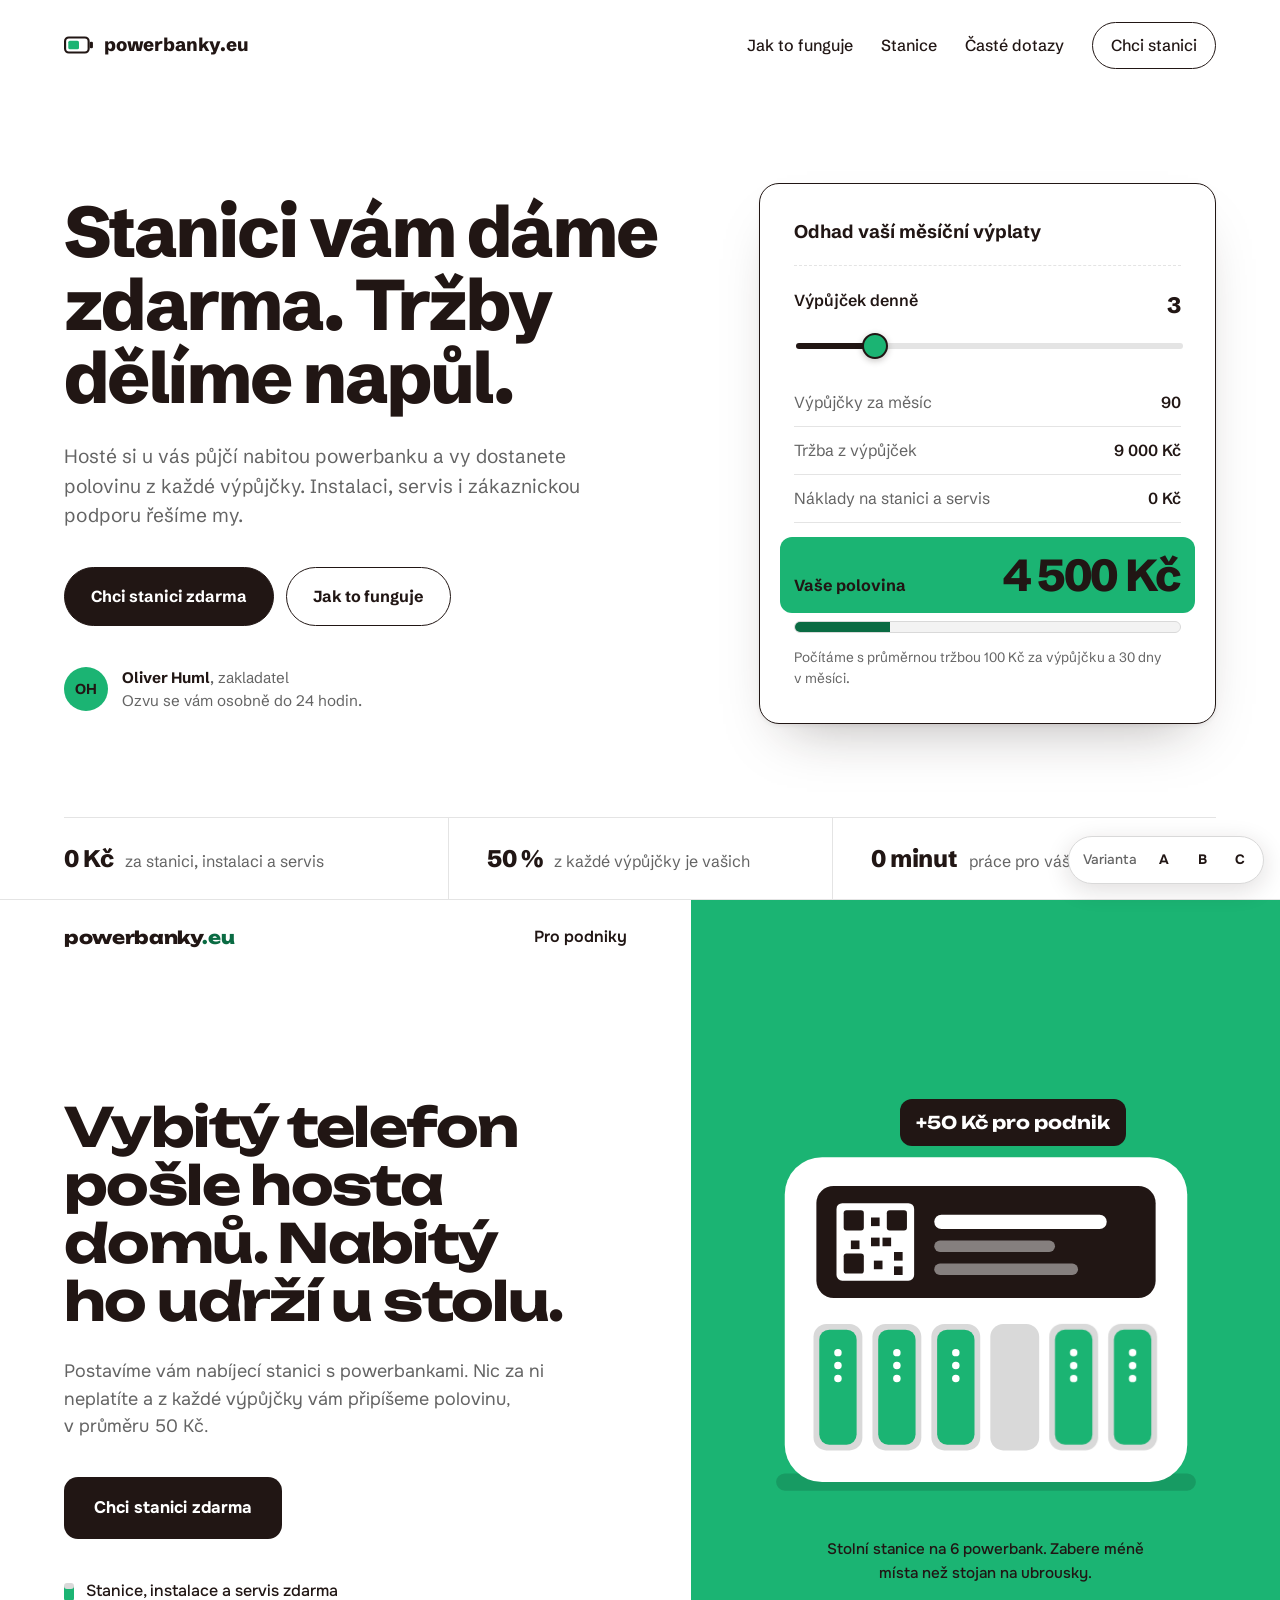
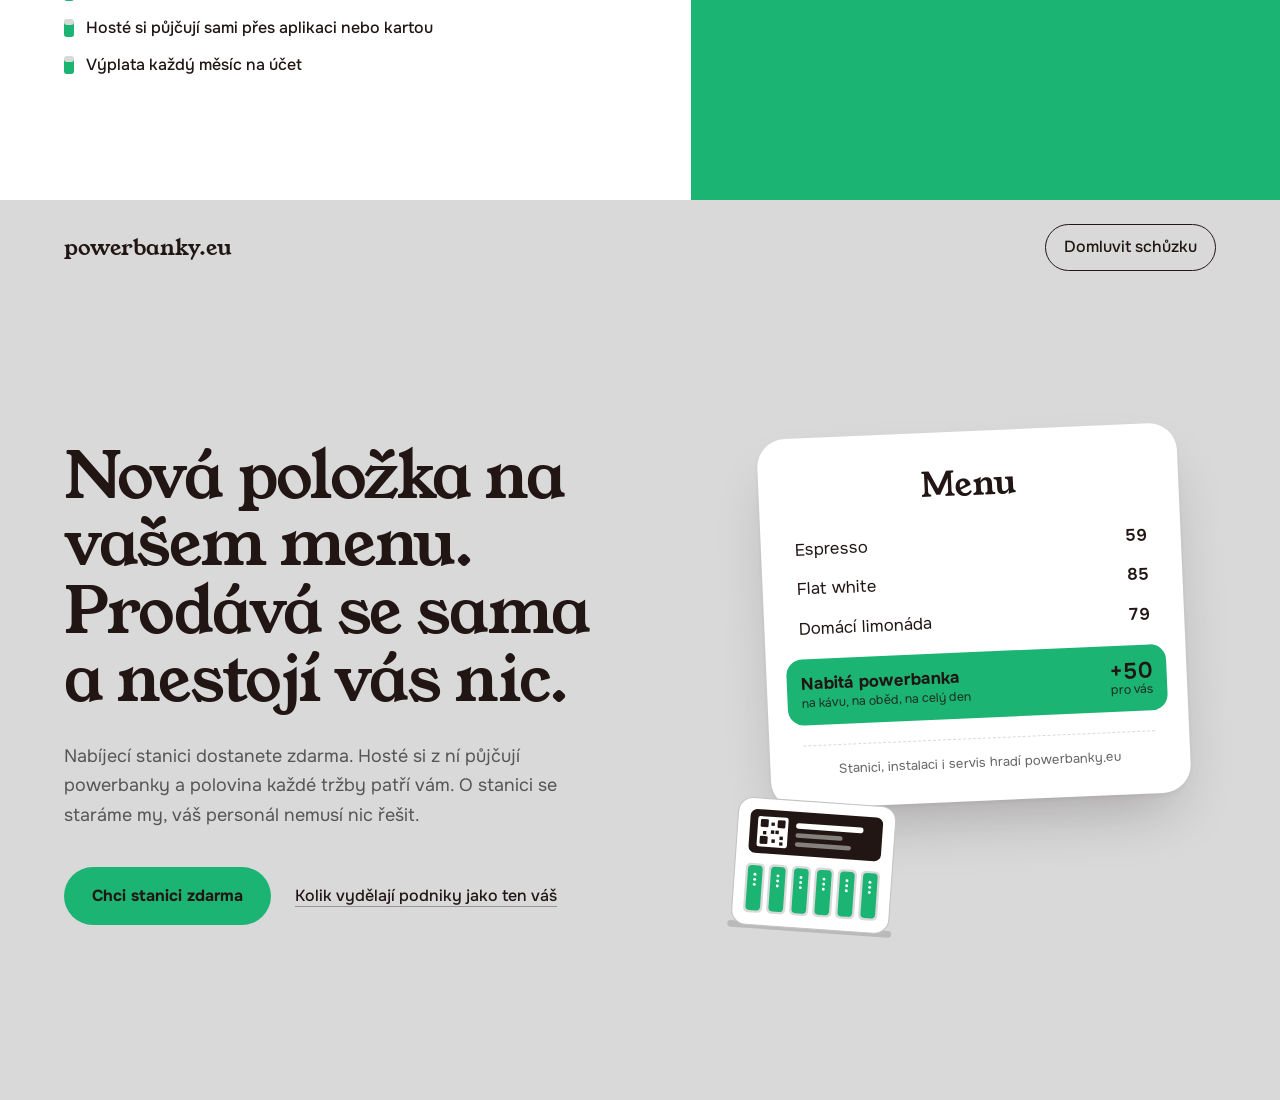
<file: designs/hero-varianty/index.html>
<!doctype html>
<html lang="cs">
<head>
  <meta charset="utf-8">
  <meta name="viewport" content="width=device-width, initial-scale=1">
  <meta name="robots" content="noindex, nofollow">
  <title>powerbanky.eu – nabíjecí stanice pro podniky zdarma</title>
  <meta name="description" content="Nabíjecí stanici s powerbankami vám dáme zdarma. Z každé výpůjčky dostanete polovinu tržby. Instalaci i servis řešíme my.">
  <link rel="preconnect" href="https://fonts.googleapis.com">
  <link rel="preconnect" href="https://fonts.gstatic.com" crossorigin>
  <link href="https://fonts.googleapis.com/css2?family=Onest:wght@400;500;600;700&family=Schibsted+Grotesk:wght@400;500;600;700;800&family=Unbounded:wght@500;700;800&family=Young+Serif&display=swap" rel="stylesheet">
  <link rel="stylesheet" href="styles.css">
  <link rel="icon" href="../../assets/favicon.svg" type="image/svg+xml">
</head>
<body>

  <!-- Review switcher: remove once a variant is chosen -->
  <nav class="picker" aria-label="Varianty úvodní sekce">
    <span>Varianta</span>
    <a href="#varianta-a">A</a>
    <a href="#varianta-b">B</a>
    <a href="#varianta-c">C</a>
  </nav>

  <!-- Reusable station illustration -->
  <svg width="0" height="0" style="position:absolute" aria-hidden="true">
    <defs>
      <symbol id="station" viewBox="0 0 320 270">
        <rect x="14" y="250" width="292" height="12" rx="6" class="st-shadow"/>
        <rect x="20" y="30" width="280" height="226" rx="26" class="st-body"/>
        <rect x="42" y="50" width="236" height="78" rx="12" class="st-screen"/>
        <g class="st-qr">
          <rect x="56" y="62" width="54" height="54" rx="4" class="st-qr-bg"/>
          <rect x="61" y="67" width="14" height="14" rx="2"/><rect x="91" y="67" width="14" height="14" rx="2"/>
          <rect x="61" y="97" width="14" height="14" rx="2"/><rect x="80" y="72" width="6" height="6"/>
          <rect x="80" y="86" width="6" height="6"/><rect x="88" y="86" width="6" height="6"/>
          <rect x="96" y="96" width="6" height="6"/><rect x="82" y="102" width="6" height="6"/>
          <rect x="96" y="106" width="6" height="6"/><rect x="66" y="88" width="6" height="6"/>
        </g>
        <rect x="124" y="70" width="120" height="10" rx="5" class="st-line"/>
        <rect x="124" y="88" width="84" height="8" rx="4" class="st-line st-line--dim"/>
        <rect x="124" y="104" width="100" height="8" rx="4" class="st-line st-line--dim"/>
        <g class="st-slots">
          <g class="st-slot"><rect x="40" y="146" width="34" height="88" rx="9" class="st-hole"/><g class="st-bank"><rect x="44" y="150" width="26" height="80" rx="7"/><circle cx="57" cy="166" r="2.6" class="st-led"/><circle cx="57" cy="175" r="2.6" class="st-led"/><circle cx="57" cy="184" r="2.6" class="st-led"/></g></g>
          <g class="st-slot"><rect x="81" y="146" width="34" height="88" rx="9" class="st-hole"/><g class="st-bank"><rect x="85" y="150" width="26" height="80" rx="7"/><circle cx="98" cy="166" r="2.6" class="st-led"/><circle cx="98" cy="175" r="2.6" class="st-led"/><circle cx="98" cy="184" r="2.6" class="st-led"/></g></g>
          <g class="st-slot"><rect x="122" y="146" width="34" height="88" rx="9" class="st-hole"/><g class="st-bank"><rect x="126" y="150" width="26" height="80" rx="7"/><circle cx="139" cy="166" r="2.6" class="st-led"/><circle cx="139" cy="175" r="2.6" class="st-led"/><circle cx="139" cy="184" r="2.6" class="st-led"/></g></g>
          <g class="st-slot st-slot--out"><rect x="163" y="146" width="34" height="88" rx="9" class="st-hole"/><g class="st-bank"><rect x="167" y="150" width="26" height="80" rx="7"/><circle cx="180" cy="166" r="2.6" class="st-led"/><circle cx="180" cy="175" r="2.6" class="st-led"/><circle cx="180" cy="184" r="2.6" class="st-led"/></g></g>
          <g class="st-slot"><rect x="204" y="146" width="34" height="88" rx="9" class="st-hole"/><g class="st-bank"><rect x="208" y="150" width="26" height="80" rx="7"/><circle cx="221" cy="166" r="2.6" class="st-led"/><circle cx="221" cy="175" r="2.6" class="st-led"/><circle cx="221" cy="184" r="2.6" class="st-led"/></g></g>
          <g class="st-slot"><rect x="245" y="146" width="34" height="88" rx="9" class="st-hole"/><g class="st-bank"><rect x="249" y="150" width="26" height="80" rx="7"/><circle cx="262" cy="166" r="2.6" class="st-led"/><circle cx="262" cy="175" r="2.6" class="st-led"/><circle cx="262" cy="184" r="2.6" class="st-led"/></g></g>
        </g>
      </symbol>
    </defs>
  </svg>

  <main>

    <!-- ============ VARIANTA A: Výplatní páska ============ -->
    <section class="hero hero-a" id="varianta-a" aria-label="Varianta A">
      <header class="a-nav">
        <a class="logo" href="#varianta-a" aria-label="powerbanky.eu">
          <svg viewBox="0 0 28 16" aria-hidden="true"><rect x="1" y="1" width="22" height="14" rx="3.5" fill="none" stroke="currentColor" stroke-width="2"/><rect x="24" y="5" width="3" height="6" rx="1.2" fill="currentColor"/><rect x="4" y="4" width="10" height="8" rx="1.5" fill="#1BB473"/></svg>
          powerbanky.eu
        </a>
        <nav class="a-links" aria-label="Hlavní navigace">
          <a href="#">Jak to funguje</a>
          <a href="#">Stanice</a>
          <a href="#">Časté dotazy</a>
          <a class="a-nav-cta" href="#kontakt">Chci stanici</a>
        </nav>
      </header>

      <div class="a-grid">
        <div class="a-copy">
          <h1>Stanici vám dáme zdarma. Tržby dělíme napůl.</h1>
          <p class="a-lead">Hosté si u vás půjčí nabitou powerbanku a vy dostanete polovinu z&nbsp;každé výpůjčky. Instalaci, servis i&nbsp;zákaznickou podporu řešíme my.</p>
          <div class="a-actions">
            <a class="btn-a" href="#kontakt">Chci stanici zdarma</a>
            <a class="btn-a btn-a--ghost" href="#">Jak to funguje</a>
          </div>
          <div class="a-founder">
            <span class="a-avatar" aria-hidden="true">OH<img src="https://hebbkx1anhila5yf.public.blob.vercel-storage.com/image-4Xg0pUi9qd7wp7uARVjGd4rtKWQcFy.png" alt="" width="44" height="44" onerror="this.remove()"></span>
            <p><strong>Oliver Huml</strong>, zakladatel<br>Ozvu se vám osobně do 24 hodin.</p>
          </div>
        </div>

        <aside class="a-statement" aria-labelledby="a-calc-title">
          <div class="a-statement-head">
            <h2 id="a-calc-title">Odhad vaší měsíční výplaty</h2>
          </div>
          <label class="a-slider">
            <span>Výpůjček denně <output id="a-n">3</output></span>
            <input type="range" id="a-range" min="1" max="12" step="1" value="3" aria-describedby="a-note">
          </label>
          <dl class="a-rows">
            <div><dt>Výpůjčky za měsíc</dt><dd id="a-rent">90</dd></div>
            <div><dt>Tržba z výpůjček</dt><dd id="a-rev">9 000 Kč</dd></div>
            <div><dt>Náklady na stanici a servis</dt><dd>0 Kč</dd></div>
            <div class="a-total"><dt>Vaše polovina</dt><dd id="a-share">4 500 Kč</dd></div>
          </dl>
          <div class="a-meter" aria-hidden="true"><span id="a-meter"></span></div>
          <p class="a-note" id="a-note">Počítáme s průměrnou tržbou 100 Kč za výpůjčku a 30 dny v měsíci.</p>
        </aside>
      </div>

      <ul class="a-facts" data-impeccable-ignore="cramped-padding">
        <li><b>0 Kč</b><span>za stanici, instalaci a servis</span></li>
        <li><b>50 %</b><span>z každé výpůjčky je vašich</span></li>
        <li><b>0 minut</b><span>práce pro váš personál</span></li>
      </ul>
    </section>

    <!-- ============ VARIANTA B: Stanice v barvě ============ -->
    <section class="hero hero-b" id="varianta-b" aria-label="Varianta B" data-impeccable-ignore="cramped-padding">
      <div class="b-left">
        <header class="b-nav">
          <a class="logo" href="#varianta-b">powerbanky<span>.eu</span></a>
          <a class="b-nav-link" href="#kontakt">Pro podniky</a>
        </header>
        <div class="b-copy">
          <h1>Vybitý telefon pošle hosta domů. Nabitý ho udrží u&nbsp;stolu.</h1>
          <p class="b-lead">Postavíme vám nabíjecí stanici s&nbsp;powerbankami. Nic za ni neplatíte a&nbsp;z&nbsp;každé výpůjčky vám připíšeme polovinu, v&nbsp;průměru 50&nbsp;Kč.</p>
          <a class="btn-b" href="#kontakt">Chci stanici zdarma</a>
          <ul class="b-points">
            <li>Stanice, instalace a servis zdarma</li>
            <li>Hosté si půjčují sami přes aplikaci nebo kartou</li>
            <li>Výplata každý měsíc na účet</li>
          </ul>
        </div>
      </div>
      <div class="b-right" aria-hidden="true">
        <div class="b-stage">
          <svg class="station station--b" viewBox="0 0 320 270"><use href="#station"/></svg>
          <div class="b-chip">+50&nbsp;Kč pro podnik</div>
        </div>
        <p class="b-caption">Stolní stanice na 6 powerbank. Zabere méně místa než stojan na ubrousky.</p>
      </div>
    </section>

    <!-- ============ VARIANTA C: Nová položka na menu ============ -->
    <section class="hero hero-c" id="varianta-c" aria-label="Varianta C">
      <header class="c-nav">
        <a class="logo" href="#varianta-c">powerbanky.eu</a>
        <a class="c-nav-link" href="#kontakt">Domluvit schůzku</a>
      </header>
      <div class="c-grid">
        <div class="c-copy">
          <h1>Nová položka na vašem menu. Prodává se sama a&nbsp;nestojí vás nic.</h1>
          <p class="c-lead">Nabíjecí stanici dostanete zdarma. Hosté si z&nbsp;ní půjčují powerbanky a&nbsp;polovina každé tržby patří vám. O&nbsp;stanici se staráme my, váš personál nemusí nic řešit.</p>
          <div class="c-actions">
            <a class="btn-c" href="#kontakt">Chci stanici zdarma</a>
            <a class="c-link" href="#">Kolik vydělají podniky jako ten váš</a>
          </div>
        </div>
        <figure class="c-menu" aria-label="Ukázka menu">
          <div class="c-menu-card">
            <p class="c-menu-title">Menu</p>
            <dl>
              <div><dt>Espresso</dt><dd>59</dd></div>
              <div><dt>Flat white</dt><dd>85</dd></div>
              <div><dt>Domácí limonáda</dt><dd>79</dd></div>
              <div class="c-menu-new">
                <dt>Nabitá powerbanka<small>na kávu, na oběd, na celý den</small></dt>
                <dd>+50<small>pro vás</small></dd>
              </div>
            </dl>
            <p class="c-menu-foot">Stanici, instalaci i servis hradí powerbanky.eu</p>
          </div>
          <svg class="station station--c" viewBox="0 0 320 270" aria-hidden="true"><use href="#station"/></svg>
        </figure>
      </div>
    </section>

  </main>

  <script src="script.js"></script>
</body>
</html>
</file>
<file: styles.css>
/* =========================================================
   powerbanky.eu – hlavní stránka (směr A)
   ========================================================= */
:root {
  --green: #1FC47C;        /* brand fill; text on it is always --ink */
  --green-deep: #0A6B43;   /* green used as text/lines on white */
  --green-hover: #1BB473;
  --ink: #161616;      /* near-black, neutral (no brown) */
  --ink-hover: #2E2E2E;
  --grey: #D9D9D9;
  --grey-soft: #F3F3F3;
  --line: #E4E4E4;
  --muted: #646464;

  --font-head: "Montserrat", system-ui, sans-serif;
  --font-body: "Schibsted Grotesk", system-ui, sans-serif;

  --wrap: 1200px;
  --gutter: clamp(16px, 5vw, 72px);
  --section: clamp(72px, 10vw, 136px);
  --radius: 20px;
  --radius-btn: 10px;
}

/* ---------- Base ---------- */
*, *::before, *::after { box-sizing: border-box; }
html { scroll-behavior: smooth; scroll-padding-top: 16px; -webkit-text-size-adjust: 100%; }
body { margin: 0; background: #fff; color: var(--ink); font-family: var(--font-body); font-size: 1.0625rem; line-height: 1.55; -webkit-font-smoothing: antialiased; }
img { display: block; max-width: 100%; height: auto; }
a { color: inherit; }
h1, h2, h3, p, dl, dd, ul, ol, figure { margin: 0; }
ul, ol { padding: 0; list-style: none; }
h1, h2, h3 { font-family: var(--font-head); font-weight: 800; letter-spacing: -0.04em; text-wrap: balance; }
p { text-wrap: pretty; }
::selection { background: var(--green); color: var(--ink); }
:focus-visible { outline: 3px solid var(--ink); outline-offset: 3px; border-radius: 6px; }

.wrap { width: 100%; max-width: calc(var(--wrap) + 2 * var(--gutter)); margin-inline: auto; padding-inline: var(--gutter); }
.skip { position: absolute; left: 16px; top: -60px; z-index: 10; padding: 10px 16px; background: var(--ink); color: #fff; border-radius: 10px; text-decoration: none; }
.skip:focus { top: 16px; }

h2 { font-size: clamp(2rem, 4.2vw, 3.4rem); line-height: 1.02; max-width: 16ch; }
h3 { font-size: 1.3rem; line-height: 1.15; letter-spacing: -0.03em; }
.section-lead { margin-top: 20px; font-size: clamp(1.1rem, 1.4vw, 1.25rem); color: var(--muted); max-width: 46ch; }

/* ---------- Buttons ---------- */
.btn { display: inline-flex; align-items: center; justify-content: center; padding: 16px 26px; border: 1.5px solid var(--ink); border-radius: var(--radius-btn); background: var(--ink); color: #fff; font: 700 1rem/1.2 var(--font-body); text-decoration: none; cursor: pointer; transition: background-color .15s ease, transform .1s ease; }
.btn:hover { background: var(--ink-hover); border-color: var(--ink-hover); }
.btn:active { transform: translateY(1px); }
.btn--green { background: var(--green); border-color: var(--green); color: var(--ink); }
.btn--green:hover { background: var(--green-hover); border-color: var(--green-hover); }
.btn--ghost { background: transparent; color: var(--ink); }
.btn--ghost:hover { background: var(--grey-soft); border-color: var(--ink); }
.btn[disabled] { opacity: .6; cursor: progress; }

/* ---------- Header ---------- */
.nav { display: flex; align-items: center; justify-content: space-between; gap: 24px; padding-block: 22px; }
.logo { display: inline-flex; align-items: center; gap: 10px; font: 800 1.15rem/1 var(--font-head); letter-spacing: -0.03em; text-decoration: none; }
.logo svg { flex: none; width: 30px; height: 18px; }
.logo-tld { color: #757575; }
.nav-links { display: flex; align-items: center; gap: 28px; font-weight: 500; }
.nav-links a { text-decoration: none; }
.nav-links a:not(.nav-cta):hover { text-decoration: underline; text-underline-offset: 5px; text-decoration-thickness: 1.5px; }
.nav-cta { white-space: nowrap; padding: 10px 18px; border: 1.5px solid var(--ink); border-radius: var(--radius-btn); transition: background-color .15s ease, color .15s ease; }
.nav-cta:hover { background: var(--ink); color: #fff; }

/* ---------- Avatar ---------- */

/* ---------- Hero ---------- */
.hero { border-bottom: 1px solid var(--line); }
.hero-grid { display: grid; grid-template-columns: minmax(0, 1.15fr) minmax(0, .85fr); gap: clamp(32px, 6vw, 96px); align-items: center; padding-block: clamp(40px, 7vh, 88px) clamp(48px, 8vh, 96px); }
.hero h1 { font-size: clamp(2.5rem, 4.7vw, 4.3rem); line-height: .98; max-width: 16ch; }
/* Hand-drawn marker highlight behind the first sentence of the hero headline */
.marker, .marker-line { padding-inline: .1em; margin-inline: -.1em; background: url("data:image/svg+xml,%3Csvg xmlns='http://www.w3.org/2000/svg' viewBox='0 0 200 40' preserveAspectRatio='none'%3E%3Cpath fill='%237FE2AE' d='M3 9 C40 4 90 6 140 4 S190 5 198 7 L196 18 L199 31 C150 35 100 33 60 36 S12 34 2 33 L4 21 Z'/%3E%3C/svg%3E") no-repeat 0 68% / 100% 78%; -webkit-box-decoration-break: clone; box-decoration-break: clone; }
/* script.js splits the phrase into one span per rendered line and draws them in sequence */
.js .marker:not(.is-split) { background-size: 0% 78%; }
.marker.is-split { padding: 0; margin: 0; background: none; }
.marker-line { animation: marker-in var(--dur, .55s) linear var(--delay, .25s) both; }
.marker.is-drawn .marker-line { animation: none; }
@keyframes marker-in { from { background-size: 0% 78%; } to { background-size: 100% 78%; } }
.lead--short { display: none; }
.lead { margin-top: 28px; font-size: clamp(1.1rem, 1.5vw, 1.3rem); color: var(--muted); max-width: 46ch; }
.actions { display: flex; flex-wrap: wrap; gap: 12px; margin-top: 36px; }

.hero-photo { position: relative; margin: 0; display: flex; justify-content: center; }
.hero-photo img { width: auto; max-width: 100%; max-height: min(72vh, 640px); }
.dot { width: 10px; height: 10px; border-radius: 50%; background: var(--green); box-shadow: 0 0 0 4px rgba(31,196,124,.22); }

.facts { display: grid; grid-template-columns: repeat(3, 1fr); border-top: 1px solid var(--line); }
.facts li { display: flex; align-items: baseline; gap: 12px; padding-block: 22px; }
.facts li + li { padding-left: clamp(16px, 3vw, 40px); border-left: 1px solid var(--line); }
.facts b { font: 800 1.5rem/1 var(--font-head); letter-spacing: -0.04em; white-space: nowrap; }
.facts span { color: var(--muted); }

/* ---------- Stanice ---------- */
.station { padding-block: var(--section); }
.station-grid { display: grid; grid-template-columns: minmax(0, .9fr) minmax(0, 1.1fr); gap: clamp(32px, 6vw, 96px); align-items: center; }
.station-photo img { width: min(100%, 400px); margin-inline: auto; }
.specs { margin-top: 40px; border-top: 1px solid var(--line); }
.specs > div { display: grid; grid-template-columns: minmax(0, 13rem) minmax(0, 1fr); gap: 8px 32px; padding-block: 22px; border-bottom: 1px solid var(--line); }
.specs dt { font: 800 1.2rem/1.25 var(--font-head); letter-spacing: -0.03em; }
.specs dd { color: var(--muted); max-width: 44ch; }

/* ---------- Místa (social proof) ---------- */
.places { padding-block: var(--section); overflow: hidden; }
.places-head { display: flex; flex-wrap: wrap; align-items: flex-end; justify-content: space-between; gap: 20px 64px; }
.places-head h2 { max-width: 15ch; }
.places-head .section-lead { margin-top: 0; max-width: 38ch; }
.marquee { margin-top: clamp(40px, 5vw, 64px); -webkit-mask-image: linear-gradient(90deg, transparent, #000 6%, #000 94%, transparent); mask-image: linear-gradient(90deg, transparent, #000 6%, #000 94%, transparent); }
.marquee-track { display: flex; width: max-content; animation: marquee 60s linear infinite; }
.marquee:hover .marquee-track, .marquee:focus-within .marquee-track { animation-play-state: paused; }
.marquee-list { display: flex; gap: 16px; padding-right: 16px; }
/* track holds 3 identical lists; shifting by one list (1/3) loops seamlessly */
@keyframes marquee { to { transform: translateX(-33.3333%); } }
.place { flex: none; height: 380px; border-radius: 20px; overflow: hidden; background: var(--grey-soft); }
.place img { height: 100%; width: auto; }
.places-foot { display: flex; flex-wrap: wrap; align-items: center; justify-content: space-between; gap: 12px 32px; margin-top: 32px; }
.places-foot p { color: var(--muted); }
.places-foot b { font: 800 1.35rem/1 var(--font-head); letter-spacing: -0.03em; color: var(--ink); margin-right: 4px; }

/* ---------- Jak to funguje + kalkulačka ---------- */
.how { padding-block: var(--section); background: var(--grey-soft); }
.how-grid { display: grid; grid-template-columns: minmax(0, 1fr) minmax(0, 1fr); gap: clamp(40px, 7vw, 112px); align-items: start; }
.steps { margin-top: clamp(32px, 4vw, 48px); border-top: 1px solid var(--grey); }
.steps li { display: grid; grid-template-columns: 44px minmax(0, 1fr); gap: 20px; padding-block: 24px; border-bottom: 1px solid var(--grey); }
.step-n { display: grid; place-items: center; width: 44px; height: 44px; border-radius: 50%; background: var(--green); font: 800 1.15rem/1 var(--font-head); }
.steps h3 { padding-top: 9px; }
.steps p { margin-top: 8px; color: var(--muted); max-width: 44ch; }

.calc { position: sticky; top: 32px; background: #fff; border-radius: 28px; padding: clamp(24px, 3.4vw, 40px); }
.calc h3 { font-size: 1.2rem; }
.calc-input { margin-top: 16px; }
.calc-input output { display: block; font: 800 clamp(3.5rem, 7vw, 5rem)/1 var(--font-head); letter-spacing: -0.05em; font-variant-numeric: tabular-nums; }
.calc-input input { -webkit-appearance: none; appearance: none; display: block; width: 100%; height: 36px; margin-top: 12px; background: transparent; cursor: pointer; }
.calc-input input::-webkit-slider-runnable-track { height: 8px; border-radius: 4px; background: linear-gradient(var(--green), var(--green)) 0 / var(--fill, 18%) 100% no-repeat, var(--grey-soft); }
.calc-input input::-moz-range-track { height: 8px; border-radius: 4px; background: var(--grey-soft); }
.calc-input input::-moz-range-progress { height: 8px; border-radius: 4px; background: var(--green); }
.calc-input input::-webkit-slider-thumb { -webkit-appearance: none; width: 28px; height: 28px; margin-top: -10px; border-radius: 50%; background: #fff; border: 2px solid var(--ink); box-shadow: 0 2px 6px rgba(0,0,0,.2); transition: transform .15s ease; }
.calc-input input::-moz-range-thumb { width: 24px; height: 24px; border-radius: 50%; background: #fff; border: 2px solid var(--ink); }
.calc-input input:active::-webkit-slider-thumb { transform: scale(1.12); }
.calc-input input:focus-visible { outline: none; }
.calc-input input:focus-visible::-webkit-slider-thumb { outline: 3px solid var(--ink); outline-offset: 3px; }
.calc-input input:focus-visible::-moz-range-thumb { outline: 3px solid var(--ink); outline-offset: 3px; }
.calc-scale { display: flex; justify-content: space-between; margin-top: 4px; font-size: .85rem; color: var(--muted); }
.rows { margin-top: 20px; }
.rows > div { display: flex; justify-content: space-between; gap: 16px; padding-block: 12px; border-bottom: 1px solid var(--line); }
.rows dt { color: var(--muted); }
.rows dd { font-weight: 600; font-variant-numeric: tabular-nums; }
.calc-result { margin-top: 20px; padding: 22px 24px 24px; border-radius: 18px; background: var(--green); display: flex; flex-direction: column; gap: 10px; }
.calc-result span { font-weight: 700; line-height: 1.2; }
.calc-result strong { font: 800 clamp(2.2rem, 4vw, 3rem)/1 var(--font-head); letter-spacing: -0.045em; font-variant-numeric: tabular-nums; white-space: nowrap; }
.note { margin-top: 14px; font-size: .85rem; color: var(--muted); }

/* ---------- Proč ---------- */
.why { padding-block: var(--section); background: var(--grey-soft); }
.why-grid { display: grid; grid-template-columns: minmax(0, .85fr) minmax(0, 1.15fr); gap: clamp(32px, 6vw, 96px); align-items: start; }
.why-list { display: grid; grid-template-columns: repeat(2, minmax(0, 1fr)); gap: clamp(24px, 4vw, 48px); padding-top: 8px; }
.why-list h3 { font-size: clamp(1.5rem, 2.4vw, 2rem); line-height: 1.08; }
.why-list p { margin-top: 14px; color: var(--muted); font-size: 1.1rem; }
.why-list li::before { content: ""; display: block; width: 32px; height: 6px; margin-bottom: 22px; border-radius: 3px; background: var(--green); }
.why-more { margin-top: clamp(36px, 4vw, 52px); padding-top: 28px; border-top: 1px solid var(--line); font-size: clamp(1.1rem, 1.5vw, 1.25rem); max-width: 56ch; }

/* ---------- Kdo jsme ---------- */
.team { padding-block: var(--section); background: var(--ink); color: #fff; }
.team-grid { display: grid; grid-template-columns: minmax(0, 1fr) minmax(0, 1fr); gap: clamp(40px, 6vw, 96px); align-items: center; }
.team-people { display: grid; grid-template-columns: repeat(2, minmax(0, 1fr)); gap: clamp(12px, 2vw, 20px); }
.team-photo { margin: 0; border-radius: 24px; overflow: hidden; background: #fff; aspect-ratio: 4 / 5; display: flex; align-items: flex-end; justify-content: center; }
.team-photo img { width: 100%; height: 100%; object-fit: cover; object-position: 50% 0; }
.team-people p { margin-top: 14px; color: #B5B5B5; font-size: .95rem; }
.team-people strong { display: block; color: #fff; font-weight: 700; font-size: 1.05rem; }
.team h2 { color: #fff; max-width: 15ch; }
.team-copy > p { margin-top: 28px; color: #CFCFCF; max-width: 52ch; font-size: 1.1rem; }
.team-copy .btn { margin-top: 36px; }
.team h2 { max-width: 18ch; }
.team .team .team :focus-visible { outline-color: var(--green); }

/* ---------- FAQ ---------- */
.faq { padding-block: var(--section); }
.faq-grid { display: grid; grid-template-columns: minmax(0, .85fr) minmax(0, 1.15fr); gap: clamp(32px, 6vw, 96px); align-items: start; }
.faq-list { border-top: 1px solid var(--line); }
.faq details { border-bottom: 1px solid var(--line); }
.faq summary { display: flex; justify-content: space-between; align-items: center; gap: 24px; padding: 22px 0; font: 700 1.15rem/1.3 var(--font-head); letter-spacing: -0.02em; cursor: pointer; list-style: none; }
.faq summary::-webkit-details-marker { display: none; }
.faq summary::after { content: ""; flex: none; width: 14px; height: 14px; background: linear-gradient(var(--ink), var(--ink)) center / 100% 2px no-repeat, linear-gradient(var(--ink), var(--ink)) center / 2px 100% no-repeat; transition: transform .25s cubic-bezier(.16,1,.3,1); }
.faq details[open] summary::after { transform: rotate(45deg); }
.faq summary:hover { color: var(--green-deep); }
.faq details p { padding: 0 0 24px; color: var(--muted); max-width: 58ch; }
.faq details p a { color: var(--ink); font-weight: 600; text-decoration-color: var(--green); text-decoration-thickness: 2px; text-underline-offset: 3px; }
.faq details p a:hover { color: var(--green-deep); }

/* ---------- Kontakt ---------- */
.contact { padding-block: var(--section); background: var(--grey-soft); }
.contact-grid { display: grid; grid-template-columns: minmax(0, .85fr) minmax(0, 1.15fr); gap: clamp(32px, 6vw, 96px); align-items: start; }
.form { display: grid; grid-template-columns: repeat(2, minmax(0, 1fr)); gap: 18px 20px; padding: clamp(22px, 3vw, 36px); background: #fff; border-radius: var(--radius); border: 1px solid var(--grey); }
.field { display: grid; gap: 8px; align-content: start; }
.field--full { grid-column: 1 / -1; }
.field label { font-weight: 600; font-size: .95rem; }
.optional { font-weight: 400; color: var(--muted); }
.field input, .field textarea { width: 100%; padding: 13px 14px; border: 1.5px solid var(--grey); border-radius: 12px; background: #fff; color: var(--ink); font: inherit; font-size: 1rem; caret-color: var(--green-deep); transition: border-color .15s ease; }
.field textarea { resize: vertical; min-height: 96px; }
.field input::placeholder, .field textarea::placeholder { color: #707070; }
.field input:hover, .field textarea:hover { border-color: #BDBDBD; }
.field input:focus, .field textarea:focus { outline: none; border-color: var(--ink); box-shadow: 0 0 0 3px rgba(31,196,124,.35); }
.field input[aria-invalid="true"] { border-color: #B42318; }
.error { color: #B42318; font-size: .9rem; }
.form .btn { justify-self: start; margin-top: 4px; }
.hp { position: absolute; left: -9999px; width: 1px; height: 1px; overflow: hidden; }
.form-status { font-weight: 600; min-height: 1.5em; }
.form-success { display: flex; flex-direction: column; align-items: center; text-align: center; padding: clamp(32px, 5vw, 56px) clamp(22px, 4vw, 48px); background: #fff; border-radius: var(--radius); border: 1px solid var(--grey); }
.form[hidden], .form-success[hidden] { display: none; }
.form-success:focus { outline: none; }
.form-success h3 { margin-top: 24px; font-size: clamp(1.5rem, 2.6vw, 2rem); line-height: 1.1; }
.form-success-lead { margin-top: 12px; color: var(--muted); max-width: 40ch; }
.form-success-usp { margin-top: 28px; width: 100%; max-width: 380px; border-top: 1px solid var(--line); text-align: left; }
.form-success-usp li { display: flex; align-items: baseline; gap: 12px; padding-block: 14px; border-bottom: 1px solid var(--line); color: var(--muted); }
.form-success-usp b { flex: none; min-width: 4.6em; font: 800 1.2rem/1 var(--font-head); letter-spacing: -0.03em; color: var(--ink); }
.form-again { margin-top: 24px; padding: 12px 8px; border: 0; background: none; color: var(--ink); font: 600 .95rem var(--font-body); text-decoration: underline; text-decoration-color: var(--green); text-decoration-thickness: 2px; text-underline-offset: 5px; cursor: pointer; }
.form-again:hover { color: var(--green-deep); }

/* Animated checkmark: ring draws, fills green, tick draws */
.check { width: 88px; height: 88px; }
.check-ring { fill: var(--green); fill-opacity: 0; stroke: var(--green); stroke-width: 4; stroke-dasharray: 227; stroke-dashoffset: 227; transform: rotate(-90deg); transform-origin: center; }
.check-tick { fill: none; stroke: var(--ink); stroke-width: 6; stroke-linecap: round; stroke-linejoin: round; stroke-dasharray: 48; stroke-dashoffset: 48; }
.form-success.is-shown .check { animation: check-pop .45s cubic-bezier(.16,1,.3,1) .7s both; }
.form-success.is-shown .check-ring { animation: ring-draw .55s cubic-bezier(.65,0,.35,1) forwards, ring-fill .3s ease .5s forwards; }
.form-success.is-shown .check-tick { animation: tick-draw .35s cubic-bezier(.65,0,.35,1) .6s forwards; }
@keyframes ring-draw { to { stroke-dashoffset: 0; } }
@keyframes ring-fill { to { fill-opacity: 1; } }
@keyframes tick-draw { to { stroke-dashoffset: 0; } }
@keyframes check-pop { 0% { transform: scale(1); } 50% { transform: scale(1.08); } 100% { transform: scale(1); } }
.form-status.is-ok { color: var(--green-deep); }
.form-status.is-err { color: #B42318; }

/* ---------- Footer ---------- */
.site-footer { padding-block: 40px; border-top: 1px solid var(--line); }
.footer-grid { display: flex; flex-wrap: wrap; align-items: center; justify-content: space-between; gap: 20px 40px; }
.footer-links { display: flex; flex-wrap: wrap; gap: 12px 24px; }
.footer-links a { text-decoration: none; color: var(--muted); }
.footer-links a:hover { color: var(--ink); text-decoration: underline; text-underline-offset: 4px; }
.footer-note { color: var(--muted); font-size: .9rem; }

/* ---------- Cookie consent (centered dialog) ---------- */
.consent { width: min(520px, calc(100% - 32px)); max-height: calc(100svh - 32px); overflow: auto; padding: 0; border: 0; border-radius: 24px; background: #fff; color: var(--ink); box-shadow: 0 30px 80px -20px rgba(0,0,0,.45); }
.consent::backdrop { background: rgba(22,22,22,.55); }
.consent[open] { animation: consent-in .35s cubic-bezier(.16,1,.3,1) both; }
.consent-main, .consent-settings { padding: clamp(24px, 4vw, 36px); }
.consent-main[hidden], .consent-settings[hidden] { display: none; }
.consent h2 { font-size: 1.5rem; line-height: 1.15; letter-spacing: -0.03em; max-width: none; }
.consent-main p { margin-top: 12px; color: var(--muted); }
.consent-actions { display: flex; flex-wrap: wrap; align-items: center; justify-content: flex-end; gap: 12px 20px; margin-top: 28px; }
.consent-actions .btn--green { min-width: 160px; }
.consent-link { padding: 12px 0; border: 0; background: none; color: var(--ink); font: 600 .95rem var(--font-body); text-decoration: underline; text-underline-offset: 4px; cursor: pointer; }
.consent-link:hover { color: var(--green-deep); }
.consent-types { margin-top: 20px; border-top: 1px solid var(--line); }
.consent-types li { display: flex; gap: 16px; align-items: flex-start; padding-block: 16px; border-bottom: 1px solid var(--line); }
.consent-types p { margin-top: 4px; color: var(--muted); font-size: .92rem; }
.consent-types label strong { cursor: pointer; }
.switch { position: relative; flex: none; width: 46px; height: 28px; margin-top: 2px; }
.switch input { position: absolute; inset: 0; width: 100%; height: 100%; margin: 0; opacity: 0; cursor: pointer; z-index: 1; }
.switch span { position: absolute; inset: 0; border-radius: 999px; background: var(--grey); transition: background-color .2s ease; }
.switch span::after { content: ""; position: absolute; top: 3px; left: 3px; width: 22px; height: 22px; border-radius: 50%; background: #fff; box-shadow: 0 1px 3px rgba(0,0,0,.25); transition: transform .2s cubic-bezier(.16,1,.3,1); }
.switch input:checked + span { background: var(--green); }
.switch input:checked + span::after { transform: translateX(18px); }
.switch input:disabled { cursor: not-allowed; }
.switch input:disabled + span { opacity: .55; }
.switch input:focus-visible + span { outline: 3px solid var(--ink); outline-offset: 2px; }
@keyframes consent-in { from { opacity: 0; transform: translateY(12px) scale(.98); } }
.footer-consent { padding: 12px 0; margin-block: -12px; border: 0; background: none; color: var(--muted); font: inherit; cursor: pointer; }
.footer-consent:hover { color: var(--ink); text-decoration: underline; text-underline-offset: 4px; }

/* ---------- Tap targets (≥44px without shifting layout) ---------- */
.logo, .footer-links a { padding-block: 12px; margin-block: -12px; }
.footer-links a { display: inline-block; }
.calc-input input { height: 44px; }

/* ---------- Responsive ---------- */
@media (max-width: 960px) {
  .nav-links a:not(.nav-cta) { display: none; }
  .hero-grid, .station-grid, .why-grid, .team-grid, .faq-grid, .contact-grid, .how-grid { grid-template-columns: 1fr; }
  .hero-grid { gap: 0; padding-block: 12px 40px; }
  .hero-copy { display: contents; }
  .hero h1 { order: 1; }
  .hero-photo { order: 2; margin-top: 20px; }
  .hero-photo img { max-height: min(40svh, 340px); }
  .lead { order: 3; margin-top: 24px; }
  .lead--long { display: none; }
  .lead--short { display: block; }
  .actions { order: 4; margin-top: 24px; }
  .calc { position: static; }
  .place { height: 300px; }
  .facts { grid-template-columns: 1fr; }
  .facts li + li { padding-left: 0; border-left: 0; border-top: 1px solid var(--line); }
  .facts li { padding-block: 16px; }
  .team-people { max-width: 560px; }
}
@media (max-width: 600px) {
  .consent-actions { flex-direction: column-reverse; align-items: stretch; }
  .consent-actions .btn { width: 100%; }
  .consent-link { text-align: center; }
  .actions { flex-wrap: nowrap; gap: 8px; }
  .actions .btn { flex: 1 1 auto; padding: 15px 10px; font-size: .95rem; white-space: nowrap; }
  .station-grid { gap: 0; }
  .station-copy { display: contents; }
  .station-copy h2 { order: 1; }
  .station .section-lead { order: 2; }
  .station-photo { order: 3; margin: 32px 0 8px; }
  .station-photo img { width: auto; max-height: 300px; }
  .specs { order: 4; margin-top: 24px; }
  .nav-cta { padding: 9px 14px; font-size: .95rem; }
  .logo { font-size: 1.05rem; }
  .specs > div { grid-template-columns: 1fr; }
  .why-list { grid-template-columns: 1fr; }
  .form { grid-template-columns: 1fr; }
  .form .btn { justify-self: stretch; }
}

@media (prefers-reduced-motion: reduce) {
  .consent[open] { animation: none; }
  .form-success .check, .form-success .check-ring, .form-success .check-tick { animation: none !important; }
  .form-success .check-ring { stroke-dashoffset: 0; fill-opacity: 1; }
  .form-success .check-tick { stroke-dashoffset: 0; }
  .marker-line { animation: none; }
  html { scroll-behavior: auto; }
  .marquee { overflow-x: auto; -webkit-mask-image: none; mask-image: none; }
  .marquee-track { animation: none; }
  .marquee-list[aria-hidden] { display: none; }
  *, *::before, *::after { transition: none !important; }
}
</file>
<file: designs/hero-varianty/styles.css>
/* ---------- Base ---------- */
*, *::before, *::after { box-sizing: border-box; }
html { scroll-behavior: smooth; -webkit-text-size-adjust: 100%; }
:root { --green: #1BB473; --green-deep: #0A6B43; --green-hover: #17A066; --ink: #211614; --ink-hover: #3B2E2B; --grey: #D9D9D9; --grey-soft: #F3F3F3; --muted: #646464; --muted-on-grey: #555555; }
body { margin: 0; background: #fff; color: var(--ink); font-family: "Onest", system-ui, sans-serif; font-size: 1rem; line-height: 1.55; -webkit-font-smoothing: antialiased; }
img { display: block; max-width: 100%; }
a { color: inherit; }
h1, h2, p, dl, dd, ul, figure { margin: 0; }
h1, h2 { text-wrap: balance; }
p { text-wrap: pretty; }
ul { padding: 0; list-style: none; }
:focus-visible { outline: 3px solid var(--ink); outline-offset: 3px; border-radius: 6px; }

.hero { position: relative; min-height: 100vh; min-height: 100svh; display: flex; flex-direction: column; }

.hero-a ::selection { background: var(--a-charge); color: var(--a-ink); }
.hero-b ::selection, .hero-c ::selection { background: var(--green); color: var(--ink); }
.hero-b .b-right ::selection { background: var(--ink); color: #fff; }

/* ---------- Review picker ---------- */
.picker { position: fixed; z-index: 50; right: 16px; bottom: 16px; display: flex; align-items: center; gap: 4px; padding: 6px 6px 6px 14px; background: #fff; border: 1px solid var(--grey); border-radius: 999px; box-shadow: 0 6px 24px rgba(33,22,20,.14); font: 500 .85rem/1 "Onest", sans-serif; }
.picker span { color: var(--muted); margin-right: 6px; }
.picker a { display: grid; place-items: center; width: 34px; height: 34px; border-radius: 50%; text-decoration: none; font-weight: 700; }
.picker a:hover { background: var(--grey-soft); }

/* ---------- Station illustration (styled via inherited custom props) ---------- */
.st-shadow { fill: var(--st-shadow, rgba(0,0,0,.08)); }
.st-body   { fill: var(--st-body, #fff); stroke: var(--st-stroke, transparent); stroke-width: 2; }
.st-screen { fill: var(--st-screen, #211614); }
.st-qr     { fill: var(--st-screen, #211614); }
.st-qr-bg  { fill: var(--st-qr, #fff); }
.st-line   { fill: var(--st-text, #fff); }
.st-line--dim { opacity: .45; }
.st-hole   { fill: var(--st-hole, #D9D9D9); }
.st-bank rect { fill: var(--st-bank, #1BB473); stroke: var(--st-bank-stroke, transparent); stroke-width: 1.5; }
.st-led    { fill: var(--st-led, #fff); }
.st-slot--out .st-bank { animation: var(--st-anim, none) 1.2s cubic-bezier(.16,1,.3,1) .5s both; transform-box: fill-box; }
@keyframes bank-out { 0% { transform: translateY(0); opacity: 1; } 70% { opacity: 1; } 100% { transform: translateY(-120px); opacity: 0; } }

/* =========================================================
   VARIANTA A – Výplatní páska (white, ink, brand green)
   ========================================================= */
.hero-a {
  --a-ink: var(--ink); --a-muted: var(--muted); --a-line: #E4E4E4; --a-soft: var(--grey-soft); --a-charge: var(--green);
  font-family: "Schibsted Grotesk", system-ui, sans-serif; color: var(--a-ink); background: #fff;
  padding: 0 clamp(16px, 5vw, 72px); border-bottom: 1px solid var(--a-line);
}
.hero-a .logo { display: inline-flex; align-items: center; gap: 10px; font-weight: 800; font-size: 1.15rem; letter-spacing: -.01em; text-decoration: none; }
.hero-a .logo svg { width: 30px; height: 18px; }
.a-nav { display: flex; align-items: center; justify-content: space-between; padding: 22px 0; }
.a-links { display: flex; align-items: center; gap: 28px; font-weight: 500; }
.a-links a { text-decoration: none; }
.a-links a:not(.a-nav-cta):hover { text-decoration: underline; text-underline-offset: 4px; }
.a-nav-cta { padding: 10px 18px; border: 1.5px solid var(--a-ink); border-radius: 999px; }
.a-nav-cta:hover { background: var(--a-ink); color: #fff; }

.a-grid { flex: 1; display: grid; grid-template-columns: minmax(0, 1.15fr) minmax(0, .85fr); gap: clamp(32px, 6vw, 96px); align-items: center; padding: clamp(24px, 5vh, 64px) 0; }
.a-copy h1 { font-size: clamp(2.5rem, 5.6vw, 5rem); line-height: 1.02; font-weight: 800; letter-spacing: -.035em; max-width: 13ch; }
.a-lead { margin-top: 28px; font-size: clamp(1.1rem, 1.5vw, 1.3rem); color: var(--a-muted); max-width: 46ch; }
.a-actions { display: flex; flex-wrap: wrap; gap: 12px; margin-top: 36px; }
.btn-a { display: inline-flex; align-items: center; padding: 16px 26px; border-radius: 999px; background: var(--a-ink); color: #fff; font-weight: 700; text-decoration: none; border: 1.5px solid var(--a-ink); }
.btn-a:hover { background: var(--ink-hover); }
.btn-a:active, .btn-b:active, .btn-c:active { transform: translateY(1px); }
.btn-a, .btn-b, .btn-c { transition: background-color .15s ease, transform .1s ease; }
.btn-a--ghost { background: transparent; color: var(--a-ink); }
.btn-a--ghost:hover { background: var(--a-soft); }
.a-founder { display: flex; align-items: center; gap: 14px; margin-top: 40px; font-size: .95rem; color: var(--a-muted); }
.a-avatar { position: relative; flex: none; width: 44px; height: 44px; border-radius: 50%; overflow: hidden; display: grid; place-items: center; background: var(--green); color: var(--ink); font-weight: 700; font-size: .9rem; }
.a-avatar img { position: absolute; inset: 0; width: 100%; height: 100%; object-fit: cover; }
.a-founder strong { color: var(--a-ink); }

.a-statement { position: relative; background: #fff; border: 1.5px solid var(--a-ink); border-radius: 20px; padding: clamp(22px, 3vw, 34px); box-shadow: 0 2px 4px rgba(33,22,20,.06), 0 28px 56px -28px rgba(33,22,20,.35); overflow: hidden; }
.a-statement-head { display: flex; justify-content: space-between; align-items: baseline; gap: 12px; padding-bottom: 18px; border-bottom: 1.5px dashed var(--a-line); }
.a-statement-head h2 { font-size: 1.15rem; font-weight: 700; }
.a-pill { font-size: .85rem; color: var(--a-muted); white-space: nowrap; }
.a-slider { display: block; margin: 22px 0 10px; }
.a-slider span { display: flex; justify-content: space-between; font-weight: 600; }
.a-slider output { font-size: 1.4rem; font-weight: 800; font-variant-numeric: tabular-nums; }
.a-slider input { -webkit-appearance: none; appearance: none; width: 100%; height: 32px; margin-top: 8px; background: transparent; cursor: pointer; }
.a-slider input::-webkit-slider-runnable-track { height: 6px; border-radius: 3px; background: linear-gradient(var(--a-ink), var(--a-ink)) 0 / var(--fill, 18%) 100% no-repeat, var(--a-line); }
.a-slider input::-moz-range-track { height: 6px; border-radius: 3px; background: var(--a-line); }
.a-slider input::-moz-range-progress { height: 6px; border-radius: 3px; background: var(--a-ink); }
.a-slider input::-webkit-slider-thumb { -webkit-appearance: none; width: 26px; height: 26px; margin-top: -10px; border-radius: 50%; background: var(--a-charge); border: 2px solid var(--a-ink); box-shadow: 0 2px 6px rgba(33,22,20,.25); transition: transform .15s ease; }
.a-slider input::-moz-range-thumb { width: 22px; height: 22px; border-radius: 50%; background: var(--a-charge); border: 2px solid var(--a-ink); }
.a-slider input:active::-webkit-slider-thumb { transform: scale(1.12); }
.a-slider input:focus-visible { outline: none; }
.a-slider input:focus-visible::-webkit-slider-thumb { outline: 3px solid var(--a-ink); outline-offset: 3px; }
.a-slider input:focus-visible::-moz-range-thumb { outline: 3px solid var(--a-ink); outline-offset: 3px; }
.a-rows > div { display: flex; justify-content: space-between; gap: 16px; padding: 11px 0; border-bottom: 1px solid var(--a-line); }
.a-rows dt { color: var(--a-muted); }
.a-rows dd { font-weight: 600; font-variant-numeric: tabular-nums; }
.a-rows .a-total { border-bottom: 0; margin: 14px -14px 0; padding: 16px 14px; align-items: baseline; background: var(--a-charge); border-radius: 12px; }
.a-rows .a-total dt { color: var(--a-ink); font-weight: 700; }
.a-rows .a-total dd { font-size: clamp(2rem, 3.6vw, 2.8rem); font-weight: 800; letter-spacing: -.03em; line-height: 1; }
.a-meter { height: 12px; border-radius: 6px; background: var(--a-soft); border: 1.5px solid var(--grey); overflow: hidden; margin-top: 8px; }
.a-meter span { display: block; height: 100%; width: 25%; background: var(--green-deep); transition: width .35s ease; }
.a-note { margin-top: 14px; font-size: .85rem; color: var(--a-muted); }

.a-facts { display: grid; grid-template-columns: repeat(3, 1fr); border-top: 1px solid var(--a-line); }
.a-facts li { display: flex; align-items: baseline; gap: 12px; padding: 22px 0; }
.a-facts li + li { padding-left: clamp(16px, 3vw, 40px); border-left: 1px solid var(--a-line); }
.a-facts b { font-size: 1.5rem; font-weight: 800; letter-spacing: -.02em; white-space: nowrap; }
.a-facts span { color: var(--a-muted); }

/* =========================================================
   VARIANTA B – Stanice v barvě (white + brand green block)
   ========================================================= */
.hero-b {
  --b-ink: var(--ink); --b-green: var(--green); --b-muted: var(--muted);
  flex-direction: row; color: var(--b-ink); background: #fff;
}
.b-left { flex: 1 1 54%; display: flex; flex-direction: column; padding: 0 clamp(16px, 5vw, 72px); }
.b-nav { display: flex; justify-content: space-between; align-items: center; padding: 24px 0; }
.hero-b .logo { font-family: "Unbounded", sans-serif; font-weight: 800; font-size: 1.1rem; text-decoration: none; letter-spacing: -.02em; }
.hero-b .logo span { color: var(--green-deep); }
.b-nav-link { font-weight: 600; text-decoration: none; }
.b-nav-link:hover { text-decoration: underline; text-underline-offset: 4px; }
.b-copy { flex: 1; display: flex; flex-direction: column; justify-content: center; padding: clamp(24px, 6vh, 72px) 0; }
.b-copy h1 { font-family: "Unbounded", sans-serif; font-weight: 700; font-size: clamp(2.1rem, 4.2vw, 3.9rem); line-height: 1.08; letter-spacing: -.03em; max-width: 15ch; }
.b-lead { margin-top: 28px; font-size: clamp(1.05rem, 1.4vw, 1.25rem); color: var(--b-muted); max-width: 44ch; }
.btn-b { align-self: flex-start; margin-top: 36px; padding: 18px 30px; border-radius: 14px; background: var(--b-ink); color: #fff; font-weight: 700; font-size: 1.05rem; text-decoration: none; }
.btn-b:hover { background: var(--ink-hover); }
.b-points { margin-top: 40px; display: grid; gap: 12px; }
.b-points li { display: flex; gap: 12px; align-items: center; font-weight: 500; }
.b-points li::before { content: ""; flex: none; width: 10px; height: 18px; border-radius: 3px; background: var(--grey); box-shadow: inset 0 -12px 0 var(--green); }

.b-right { flex: 1 1 46%; background: var(--b-green); color: var(--ink); display: flex; flex-direction: column; justify-content: center; align-items: center; padding: clamp(32px, 5vw, 72px); gap: 28px; }
.b-stage { position: relative; width: min(100%, 460px); }
.station--b { width: 100%; height: auto; overflow: visible;
  --st-shadow: rgba(0,0,0,.14); --st-body: #fff; --st-screen: var(--ink); --st-qr: #fff; --st-text: #fff;
  --st-hole: var(--grey); --st-bank: var(--green); --st-led: #fff; }
.hero-b.is-live .station--b { --st-anim: bank-out; }
.b-chip { position: absolute; left: 56%; top: -4%; transform: translateX(-50%); padding: 10px 16px; border-radius: 12px; background: var(--ink); color: #fff; font-family: "Unbounded", sans-serif; font-weight: 700; font-size: clamp(.9rem, 1.4vw, 1.1rem); white-space: nowrap; opacity: 0; }
.hero-b.is-live .b-chip { animation: chip-in .7s cubic-bezier(.16,1,.3,1) 1.5s both; }
@keyframes chip-in { from { opacity: 0; transform: translate(-50%, 16px) scale(.9); } to { opacity: 1; transform: translate(-50%, 0) scale(1); } }
.b-caption { max-width: 34ch; text-align: center; color: var(--ink); font-size: .95rem; font-weight: 500; }

/* =========================================================
   VARIANTA C – Položka na menu (brand grey canvas, white card, serif)
   ========================================================= */
.hero-c {
  --c-canvas: var(--grey); --c-paper: #fff; --c-text: var(--ink); --c-muted: var(--muted-on-grey);
  background: var(--c-canvas); color: var(--c-text); padding: 0 clamp(16px, 5vw, 72px); overflow: hidden;
}
.c-nav { display: flex; justify-content: space-between; align-items: center; padding: 24px 0; }
.hero-c .logo { font-family: "Young Serif", Georgia, serif; font-size: 1.35rem; text-decoration: none; }
.c-nav-link { font-weight: 500; text-decoration: none; padding: 10px 18px; border: 1.5px solid var(--c-text); border-radius: 999px; }
.c-nav-link:hover { background: var(--c-text); color: #fff; }
.c-grid { flex: 1; display: grid; grid-template-columns: minmax(0, 1.1fr) minmax(0, .9fr); gap: clamp(32px, 6vw, 96px); align-items: center; padding: clamp(24px, 5vh, 64px) 0 clamp(48px, 8vh, 96px); }
.c-copy h1 { font-family: "Young Serif", Georgia, serif; font-weight: 400; font-size: clamp(2.4rem, 5vw, 4.6rem); line-height: 1.06; letter-spacing: -.02em; max-width: 14ch; }
.c-lead { margin-top: 28px; font-size: clamp(1.05rem, 1.4vw, 1.2rem); line-height: 1.65; color: var(--c-muted); max-width: 46ch; }
.c-actions { display: flex; flex-wrap: wrap; align-items: center; gap: 24px; margin-top: 36px; }
.btn-c { padding: 17px 28px; border-radius: 999px; background: var(--green); color: var(--ink); font-weight: 700; text-decoration: none; }
.btn-c:hover { background: var(--green-hover); }
.c-link { font-weight: 500; text-underline-offset: 5px; text-decoration-color: rgba(33,22,20,.35); }
.c-link:hover { text-decoration-color: var(--c-text); }

.c-menu { position: relative; justify-self: center; width: min(100%, 420px); padding-bottom: 136px; }
.c-menu-card { position: relative; z-index: 1; background: var(--c-paper); color: var(--ink); padding: 36px 34px 28px; border-radius: 28px; transform: rotate(-2.5deg); box-shadow: 0 2px 4px rgba(33,22,20,.05), 0 30px 60px -20px rgba(33,22,20,.28); }
.c-menu-title { font-family: "Young Serif", Georgia, serif; font-size: 2.1rem; line-height: 1; text-align: center; margin-bottom: 22px; }
.c-menu-card dl > div { display: flex; align-items: flex-start; gap: 10px; padding: 9px 0; font-size: 1.05rem; line-height: 1.3; }
.c-menu-card dt { display: flex; flex-direction: column; }
.c-menu-card dd { margin-left: auto; font-variant-numeric: tabular-nums; font-weight: 600; display: flex; flex-direction: column; align-items: flex-end; }
.c-menu-card small { font-size: .78rem; font-weight: 400; color: var(--muted); }
.c-menu-new { margin: 10px -14px 0; padding: 14px !important; border-radius: 16px; background: var(--green); }
.c-menu-new small { color: var(--ink); opacity: .85; }
.c-menu-new dt { font-weight: 700; }
.c-menu-new dd { font-size: 1.4rem; line-height: 1.05; }
.c-menu-foot { margin-top: 20px; padding-top: 14px; border-top: 1px dashed var(--grey); font-size: .82rem; text-align: center; color: var(--muted); }
.station--c { position: absolute; left: -40px; bottom: 0; width: 180px; z-index: 2; height: auto; transform: rotate(4deg);
  --st-shadow: rgba(33,22,20,.16); --st-body: #fff; --st-stroke: #C4C4C4; --st-screen: var(--ink); --st-qr: #fff;
  --st-text: #fff; --st-hole: var(--grey); --st-bank: var(--green); --st-led: #fff; }

/* ---------- Responsive ---------- */
@media (max-width: 900px) {
  .a-links a:not(.a-nav-cta) { display: none; }
  .a-grid, .c-grid { grid-template-columns: 1fr; }
  .a-facts { grid-template-columns: 1fr; }
  .a-facts li + li { padding-left: 0; border-left: 0; border-top: 1px solid var(--a-line); }
  .a-facts li { padding: 16px 0; }
  .hero-b { flex-direction: column; }
  .b-right { padding: 40px 16px 56px; }
  .c-menu { margin-top: 8px; padding-bottom: 112px; }
  .station--c { left: 4px; width: 124px; }
}
@media (max-width: 480px) {
  .c-menu-card { padding: 28px 22px 22px; }
  .picker { right: 12px; bottom: 12px; }
}

@media (prefers-reduced-motion: reduce) {
  html { scroll-behavior: auto; }
  .hero-b.is-live .station--b { --st-anim: none; }
  .station--b .st-slot--out .st-bank { opacity: 0; }
  .hero-b .b-chip, .hero-b.is-live .b-chip { animation: none; opacity: 1; }
  .a-meter span { transition: none; }
}
</file>
